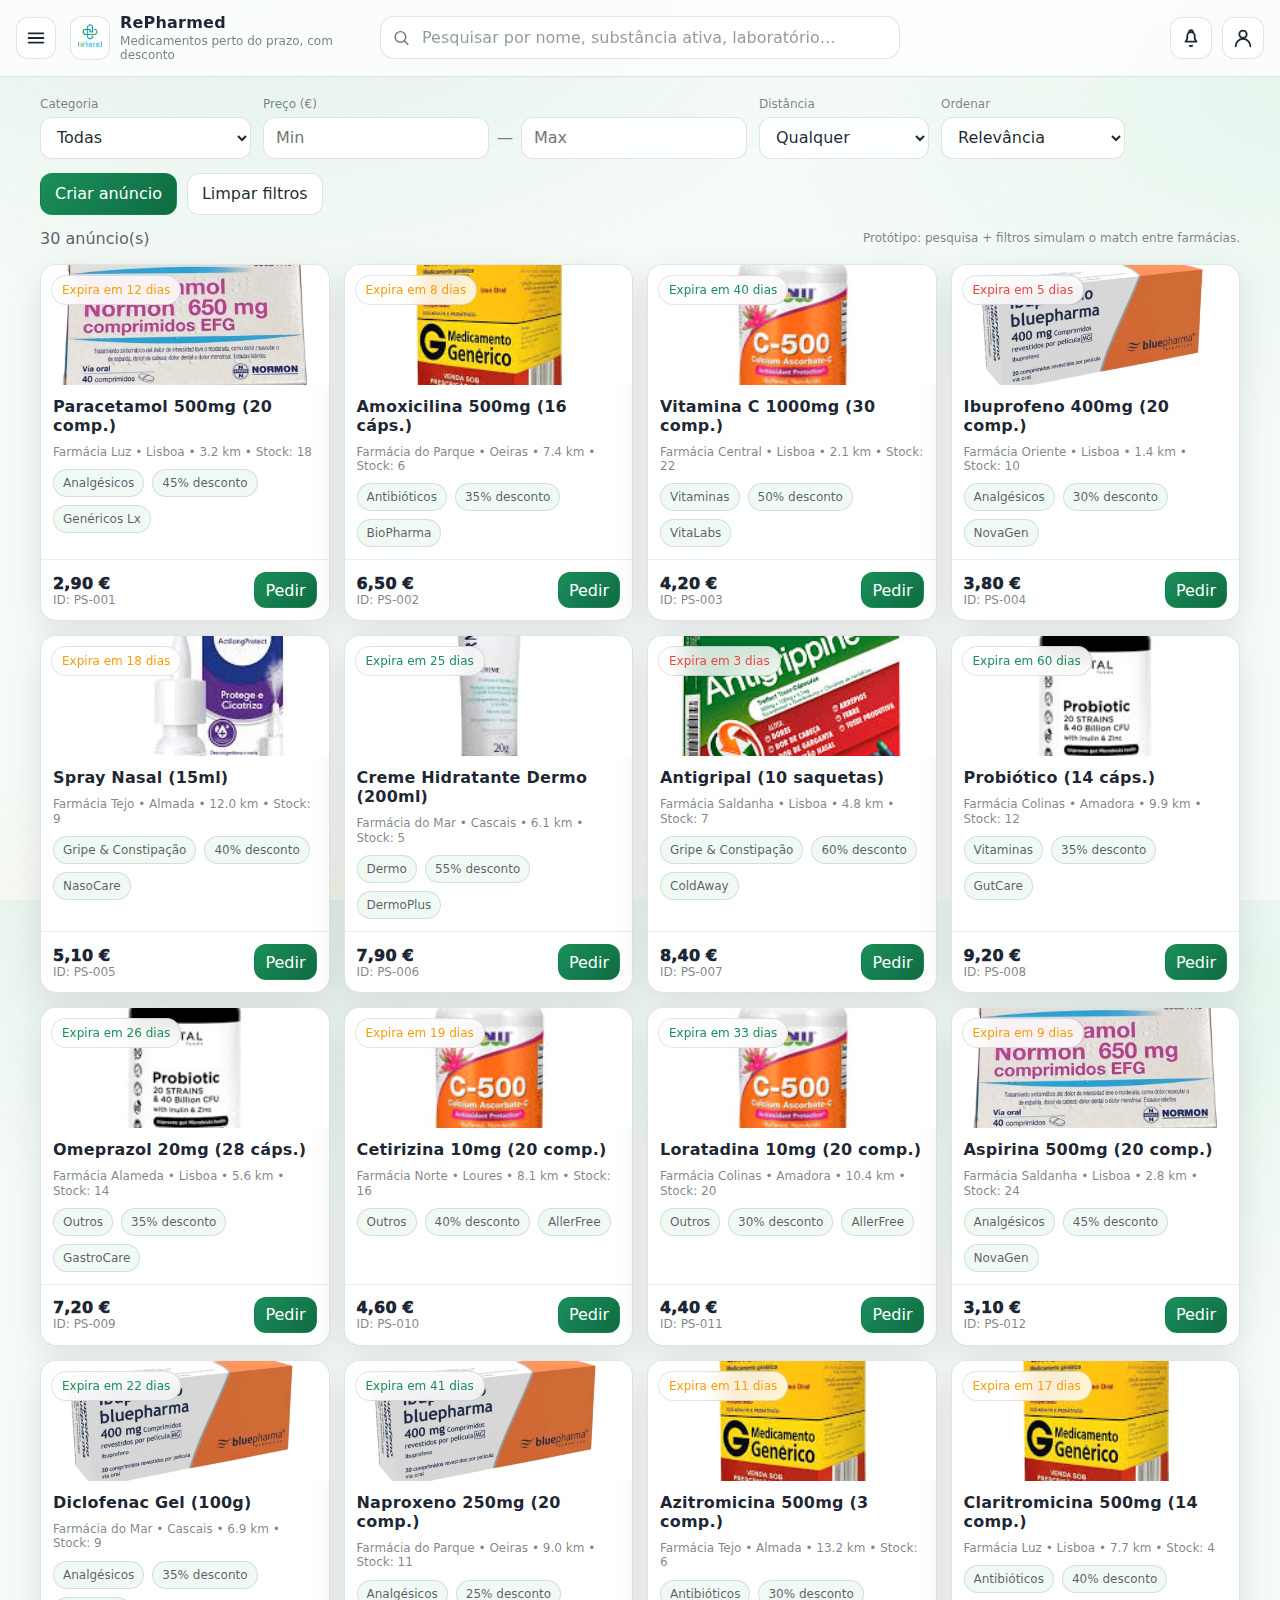
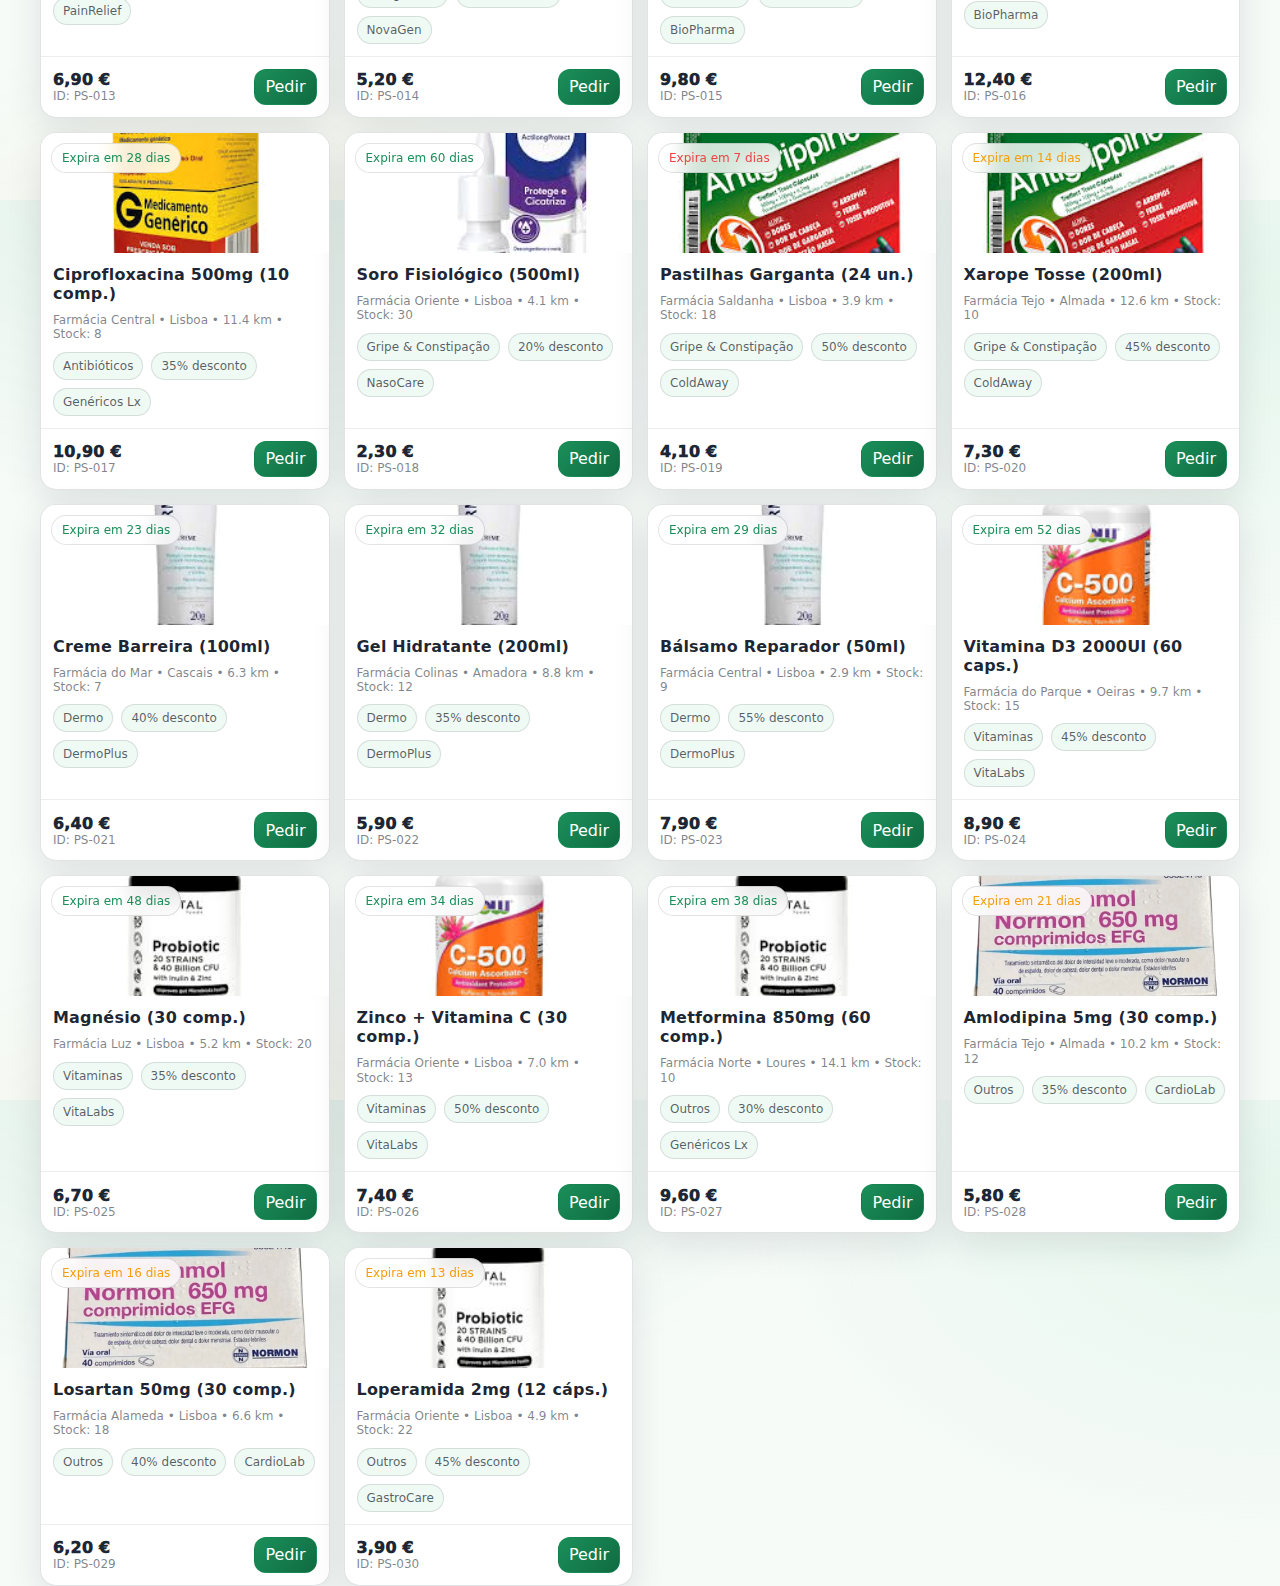
<file: index.html>
<!doctype html>
<html lang="pt-PT">
<head>
  <meta charset="utf-8" />
  <meta name="viewport" content="width=device-width, initial-scale=1" />
  <title>RePharmed — Loja</title>
   <!-- Favicon -->
  <link rel="icon" href="images/favicon.ico" type="image/x-icon">

  <link rel="stylesheet" href="styles.css" />
</head>

<body>
  <div id="backdrop" class="backdrop" hidden></div>

  <aside id="sidebar" class="sidebar" aria-hidden="true">
    <div class="sidebar__header">
      <div class="brand-mini">
        <img class="logo" src="images/logo.png" alt="RePharmed">
        <div>
          <div class="brand-mini__name">RePharmed</div>
          <div class="brand-mini__tag">B2B entre farmácias</div>
        </div>
      </div>

      <button id="closeSidebarBtn" class="icon-btn" aria-label="Fechar menu" type="button">
        <svg viewBox="0 0 24 24" width="20" height="20" aria-hidden="true">
          <path d="M18 6L6 18M6 6l12 12" fill="none" stroke="currentColor" stroke-width="2" stroke-linecap="round"/>
        </svg>
      </button>
    </div>

    <nav class="sidebar__nav">
      <a class="nav-item is-active" href="index.html" data-nav="store">
        <span class="nav-item__icon">🏪</span> Loja
      </a>
      <a class="nav-item" href="orders.html" data-nav="orders">
        <span class="nav-item__icon">🧾</span> Pedidos
      </a>
      <a class="nav-item" href="profile.html" data-nav="profile">
        <span class="nav-item__icon">👤</span> Perfil
      </a>
      <a class="nav-item" href="receipts.html" data-nav="receipts">
        <span class="nav-item__icon">📦</span> Recibos
      </a>
      <a class="nav-item" href="dm.html" data-nav="dm"><span class="nav-item__icon">💬</span> Mensagens</a>

    </nav>

    <div class="sidebar__footer">
      <div class="hint">Protótipo. Sem pagamentos reais.</div>
    </div>
  </aside>

  <header class="topbar">
    <div class="topbar__left">
      <button id="menuBtn" class="icon-btn" aria-label="Abrir menu" type="button">
        <svg viewBox="0 0 24 24" width="22" height="22" aria-hidden="true">
          <path d="M4 7h16M4 12h16M4 17h16" fill="none" stroke="currentColor" stroke-width="2" stroke-linecap="round"/>
        </svg>
      </button>

      <div class="brand">
        <img class="logo" src="images/logo.png" alt="RePharmed">
        <div class="brand__text">
          <div class="brand__name">RePharmed</div>
          <div class="brand__tag">Medicamentos perto do prazo, com desconto</div>
        </div>
      </div>
    </div>

    <div class="topbar__center">
      <div class="search">
        <svg class="search__icon" viewBox="0 0 24 24" width="18" height="18" aria-hidden="true">
          <path d="M10.5 18a7.5 7.5 0 1 1 0-15 7.5 7.5 0 0 1 0 15Z" fill="none" stroke="currentColor" stroke-width="2"/>
          <path d="M16.5 16.5 21 21" fill="none" stroke="currentColor" stroke-width="2" stroke-linecap="round"/>
        </svg>

        <input
          id="searchInput"
          class="search__input"
          type="search"
          placeholder="Pesquisar por nome, substância ativa, laboratório…"
          autocomplete="off"
        />

        <button id="clearSearchBtn" class="search__clear" type="button" aria-label="Limpar pesquisa" hidden>
          Limpar
        </button>
      </div>
    </div>

    <div class="topbar__right">
      <!-- Notificações -->
      <div class="notif">
        <button id="notifBtn" class="icon-btn" aria-label="Notificações" type="button">
          <svg viewBox="0 0 24 24" width="22" height="22" aria-hidden="true">
            <path d="M12 22a2.5 2.5 0 0 0 2.5-2.5h-5A2.5 2.5 0 0 0 12 22Z" fill="currentColor" opacity="0.9"/>
            <path d="M18 16H6c1.2-1.2 2-2.7 2-4.5V9.5A4 4 0 0 1 12 5.5a4 4 0 0 1 4 4v2c0 1.8.8 3.3 2 4.5Z"
                  fill="none" stroke="currentColor" stroke-width="2" stroke-linejoin="round"/>
            <path d="M10 5.5a2 2 0 0 1 4 0" fill="none" stroke="currentColor" stroke-width="2" stroke-linecap="round"/>
          </svg>
          <!-- a bolinha .dot é gerada pelo JS -->
        </button>

        <div id="notifMenu" class="notif-menu" hidden>
          <div class="notif-menu__head">
            <div class="notif-menu__title">Notificações</div>
            <button id="notifMarkAll" class="btn btn--ghost" type="button">Marcar como lidas</button>
          </div>

          <div id="notifEmpty" class="notif-empty" hidden>Sem notificações.</div>
          <div id="notifList" class="notif-list"></div>
        </div>
      </div>

      <!-- Perfil (apenas 1x) -->
      <a class="icon-btn" aria-label="Perfil" href="profile.html">
        <svg viewBox="0 0 24 24" width="22" height="22" aria-hidden="true">
          <path d="M12 12a4 4 0 1 0-4-4 4 4 0 0 0 4 4Z" fill="none" stroke="currentColor" stroke-width="2"/>
          <path d="M20 21a8 8 0 1 0-16 0" fill="none" stroke="currentColor" stroke-width="2" stroke-linecap="round"/>
        </svg>
      </a>
    </div>
  </header>

  <main class="container">
    <section class="controls">
      <div class="filters">
        <div class="filter">
          <label class="filter__label" for="categorySelect">Categoria</label>
          <select id="categorySelect" class="filter__control">
            <option value="all">Todas</option>
            <option value="analgesicos">Analgésicos</option>
            <option value="antibioticos">Antibióticos</option>
            <option value="dermo">Dermo</option>
            <option value="gripe">Gripe &amp; Constipação</option>
            <option value="vitaminas">Vitaminas</option>
          </select>
        </div>

        <div class="filter">
          <label class="filter__label">Preço (€)</label>
          <div class="range">
            <input id="priceMin" class="filter__control" type="number" min="0" step="0.5" placeholder="Min" />
            <span class="range__sep">—</span>
            <input id="priceMax" class="filter__control" type="number" min="0" step="0.5" placeholder="Max" />
          </div>
        </div>

        <div class="filter">
          <label class="filter__label" for="distanceSelect">Distância</label>
          <select id="distanceSelect" class="filter__control">
            <option value="9999">Qualquer</option>
            <option value="2">Até 2 km</option>
            <option value="5">Até 5 km</option>
            <option value="10">Até 10 km</option>
            <option value="25">Até 25 km</option>
          </select>
        </div>

        <div class="filter">
          <label class="filter__label" for="sortSelect">Ordenar</label>
          <select id="sortSelect" class="filter__control">
            <option value="relevance">Relevância</option>
            <option value="price_asc">Preço ↑</option>
            <option value="price_desc">Preço ↓</option>
            <option value="expiry_asc">Expira mais cedo</option>
            <option value="distance_asc">Mais perto</option>
          </select>
        </div>
      </div>

      <div class="actions">
        <button id="newListingBtn" class="btn btn--primary" type="button">Criar anúncio</button>
        <button id="resetBtn" class="btn" type="button">Limpar filtros</button>
      </div>
    </section>

    <div class="meta">
      <div id="resultCount" class="meta__count">—</div>
      <div class="meta__hint">Protótipo: pesquisa + filtros simulam o match entre farmácias.</div>
    </div>

    <section id="cards" class="cards" aria-label="Lista de anúncios"></section>

    <div id="emptyState" class="empty" hidden>
      <div class="empty__title">Sem resultados</div>
      <div class="empty__text">Ajusta os filtros ou pesquisa por outro termo.</div>
    </div>
  </main>

  <!-- Checkout Modal -->
  <div id="checkoutModal" class="backdrop" hidden>
    <div class="modal">
      <div class="modal__head">
        <div style="font-weight:900">Finalizar compra</div>
        <button id="checkoutClose" class="icon-btn" aria-label="Fechar" type="button">
          <svg viewBox="0 0 24 24" width="20" height="20" aria-hidden="true">
            <path d="M18 6L6 18M6 6l12 12" fill="none" stroke="currentColor" stroke-width="2" stroke-linecap="round"/>
          </svg>
        </button>
      </div>

      <div id="checkoutBody" class="modal__body"></div>

      <div class="modal__foot">
        <button id="checkoutCancel" class="btn" type="button">Cancelar</button>
        <button id="checkoutPay" class="btn btn--primary" type="button">Confirmar</button>
      </div>
    </div>
  </div>

    <!-- New Listing Modal -->
  <div id="newListingModal" class="backdrop" hidden>
    <div class="modal">
      <div class="modal__head">
        <div style="font-weight:900">Criar anúncio</div>
        <button id="newListingClose" class="icon-btn" aria-label="Fechar" type="button">
          <svg viewBox="0 0 24 24" width="20" height="20" aria-hidden="true">
            <path d="M18 6L6 18M6 6l12 12" fill="none" stroke="currentColor" stroke-width="2" stroke-linecap="round"/>
          </svg>
        </button>
      </div>

      <div id="newListingBody" class="modal__body"></div>

      <div class="modal__foot">
        <button id="newListingCancel" class="btn" type="button">Cancelar</button>
        <button id="newListingCreate" class="btn btn--primary" type="button">Publicar</button>
      </div>
    </div>
  </div>


  <div id="toast" class="toast" hidden></div>

  <script src="data.js"></script>
  <script src="common.js"></script>
  <script src="store.js"></script>
</body>
</html>
</file>
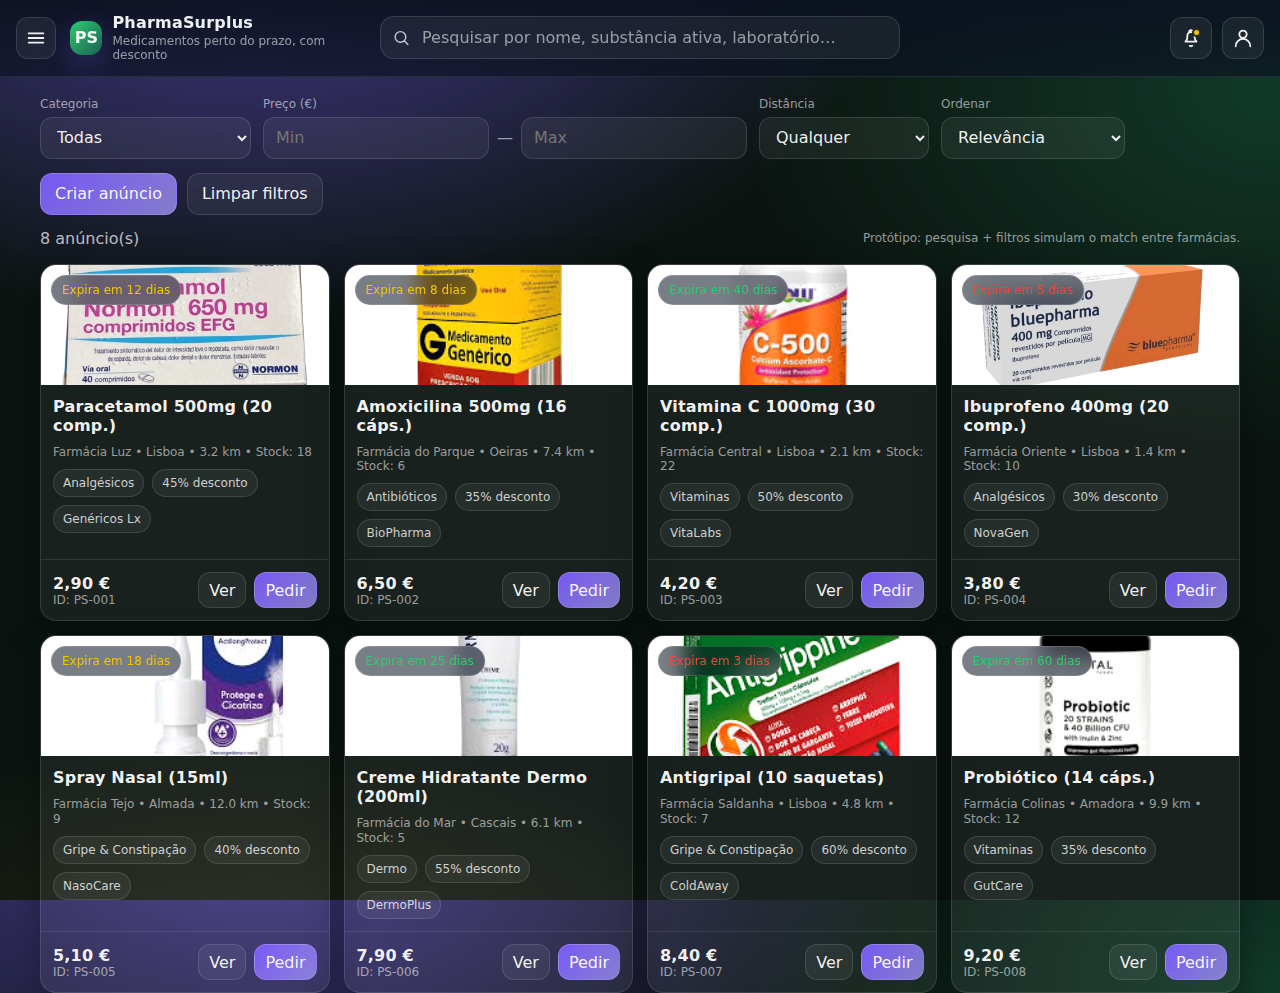
<file: RePharmed/index.html>
<!doctype html>
<html lang="pt-PT">
<head>
  <meta charset="utf-8" />
  <meta name="viewport" content="width=device-width, initial-scale=1" />
  <title>PharmaSurplus — Loja</title>
  <link rel="stylesheet" href="styles.css" />
</head>

<body>
  <div id="backdrop" class="backdrop" hidden></div>

  <aside id="sidebar" class="sidebar" aria-hidden="true">
    <div class="sidebar__header">
      <div class="brand-mini">
        <div class="logo">PS</div>
        <div>
          <div class="brand-mini__name">PharmaSurplus</div>
          <div class="brand-mini__tag">B2B entre farmácias</div>
        </div>
      </div>

      <button id="closeSidebarBtn" class="icon-btn" aria-label="Fechar menu">
        <svg viewBox="0 0 24 24" width="20" height="20" aria-hidden="true">
          <path d="M18 6L6 18M6 6l12 12" fill="none" stroke="currentColor" stroke-width="2" stroke-linecap="round"/>
        </svg>
      </button>
    </div>

    <nav class="sidebar__nav">
      <a class="nav-item is-active" href="index.html" data-nav="store">
        <span class="nav-item__icon">🏪</span> Loja
      </a>
      <a class="nav-item" href="orders.html" data-nav="orders">
        <span class="nav-item__icon">🧾</span> Pedidos
      </a>
      <a class="nav-item" href="profile.html" data-nav="profile">
        <span class="nav-item__icon">👤</span> Perfil
      </a>
      <a class="nav-item" href="receipts.html"><span class="nav-item__icon">📦</span> Recibos</a>

    </nav>

    <div class="sidebar__footer">
      <div class="hint">Protótipo. Sem pagamentos reais.</div>
    </div>
  </aside>

  <header class="topbar">
    <div class="topbar__left">
      <button id="menuBtn" class="icon-btn" aria-label="Abrir menu">
        <svg viewBox="0 0 24 24" width="22" height="22" aria-hidden="true">
          <path d="M4 7h16M4 12h16M4 17h16" fill="none" stroke="currentColor" stroke-width="2" stroke-linecap="round"/>
        </svg>
      </button>

      <div class="brand">
        <div class="logo">PS</div>
        <div class="brand__text">
          <div class="brand__name">PharmaSurplus</div>
          <div class="brand__tag">Medicamentos perto do prazo, com desconto</div>
        </div>
      </div>
    </div>

    <div class="topbar__center">
      <div class="search">
        <svg class="search__icon" viewBox="0 0 24 24" width="18" height="18" aria-hidden="true">
          <path d="M10.5 18a7.5 7.5 0 1 1 0-15 7.5 7.5 0 0 1 0 15Z" fill="none" stroke="currentColor" stroke-width="2"/>
          <path d="M16.5 16.5 21 21" fill="none" stroke="currentColor" stroke-width="2" stroke-linecap="round"/>
        </svg>
        <input id="searchInput" class="search__input" type="search"
               placeholder="Pesquisar por nome, substância ativa, laboratório…" autocomplete="off" />
        <button id="clearSearchBtn" class="search__clear" type="button" aria-label="Limpar pesquisa" hidden>
          Limpar
        </button>
      </div>
    </div>

    <div class="topbar__right">
      <button id="notifBtn" class="icon-btn" aria-label="Notificações">
        <svg viewBox="0 0 24 24" width="22" height="22" aria-hidden="true">
          <path d="M12 22a2.5 2.5 0 0 0 2.5-2.5h-5A2.5 2.5 0 0 0 12 22Z" fill="currentColor" opacity="0.9"/>
          <path d="M18 16H6c1.2-1.2 2-2.7 2-4.5V9.5A4 4 0 0 1 12 5.5a4 4 0 0 1 4 4v2c0 1.8.8 3.3 2 4.5Z"
                fill="none" stroke="currentColor" stroke-width="2" stroke-linejoin="round"/>
          <path d="M10 5.5a2 2 0 0 1 4 0" fill="none" stroke="currentColor" stroke-width="2" stroke-linecap="round"/>
        </svg>
        <span id="notifDot" class="dot" title="Tens notificações"></span>
      </button>

      <a class="icon-btn" aria-label="Perfil" href="profile.html">
        <svg viewBox="0 0 24 24" width="22" height="22" aria-hidden="true">
          <path d="M12 12a4 4 0 1 0-4-4 4 4 0 0 0 4 4Z" fill="none" stroke="currentColor" stroke-width="2"/>
          <path d="M20 21a8 8 0 1 0-16 0" fill="none" stroke="currentColor" stroke-width="2" stroke-linecap="round"/>
        </svg>
      </a>
    </div>
  </header>

  <main class="container">
    <section class="controls">
      <div class="filters">
        <div class="filter">
          <label class="filter__label" for="categorySelect">Categoria</label>
          <select id="categorySelect" class="filter__control">
            <option value="all">Todas</option>
            <option value="analgesicos">Analgésicos</option>
            <option value="antibioticos">Antibióticos</option>
            <option value="dermo">Dermo</option>
            <option value="gripe">Gripe &amp; Constipação</option>
            <option value="vitaminas">Vitaminas</option>
          </select>
        </div>

        <div class="filter">
          <label class="filter__label">Preço (€)</label>
          <div class="range">
            <input id="priceMin" class="filter__control" type="number" min="0" step="0.5" placeholder="Min" />
            <span class="range__sep">—</span>
            <input id="priceMax" class="filter__control" type="number" min="0" step="0.5" placeholder="Max" />
          </div>
        </div>

        <div class="filter">
          <label class="filter__label" for="distanceSelect">Distância</label>
          <select id="distanceSelect" class="filter__control">
            <option value="9999">Qualquer</option>
            <option value="2">Até 2 km</option>
            <option value="5">Até 5 km</option>
            <option value="10">Até 10 km</option>
            <option value="25">Até 25 km</option>
          </select>
        </div>

        <div class="filter">
          <label class="filter__label" for="sortSelect">Ordenar</label>
          <select id="sortSelect" class="filter__control">
            <option value="relevance">Relevância</option>
            <option value="price_asc">Preço ↑</option>
            <option value="price_desc">Preço ↓</option>
            <option value="expiry_asc">Expira mais cedo</option>
            <option value="distance_asc">Mais perto</option>
          </select>
        </div>
      </div>

      <div class="actions">
        <button id="newListingBtn" class="btn btn--primary" type="button">Criar anúncio</button>
        <button id="resetBtn" class="btn" type="button">Limpar filtros</button>
      </div>
    </section>

    <div class="meta">
      <div id="resultCount" class="meta__count">—</div>
      <div class="meta__hint">Protótipo: pesquisa + filtros simulam o match entre farmácias.</div>
    </div>

    <section id="cards" class="cards" aria-label="Lista de anúncios"></section>

    <div id="emptyState" class="empty" hidden>
      <div class="empty__title">Sem resultados</div>
      <div class="empty__text">Ajusta os filtros ou pesquisa por outro termo.</div>
    </div>
  </main>

  <div id="toast" class="toast" hidden></div>

  <script src="data.js"></script>
  <script src="common.js"></script>
  <script src="store.js"></script>
</body>
</html>
</file>
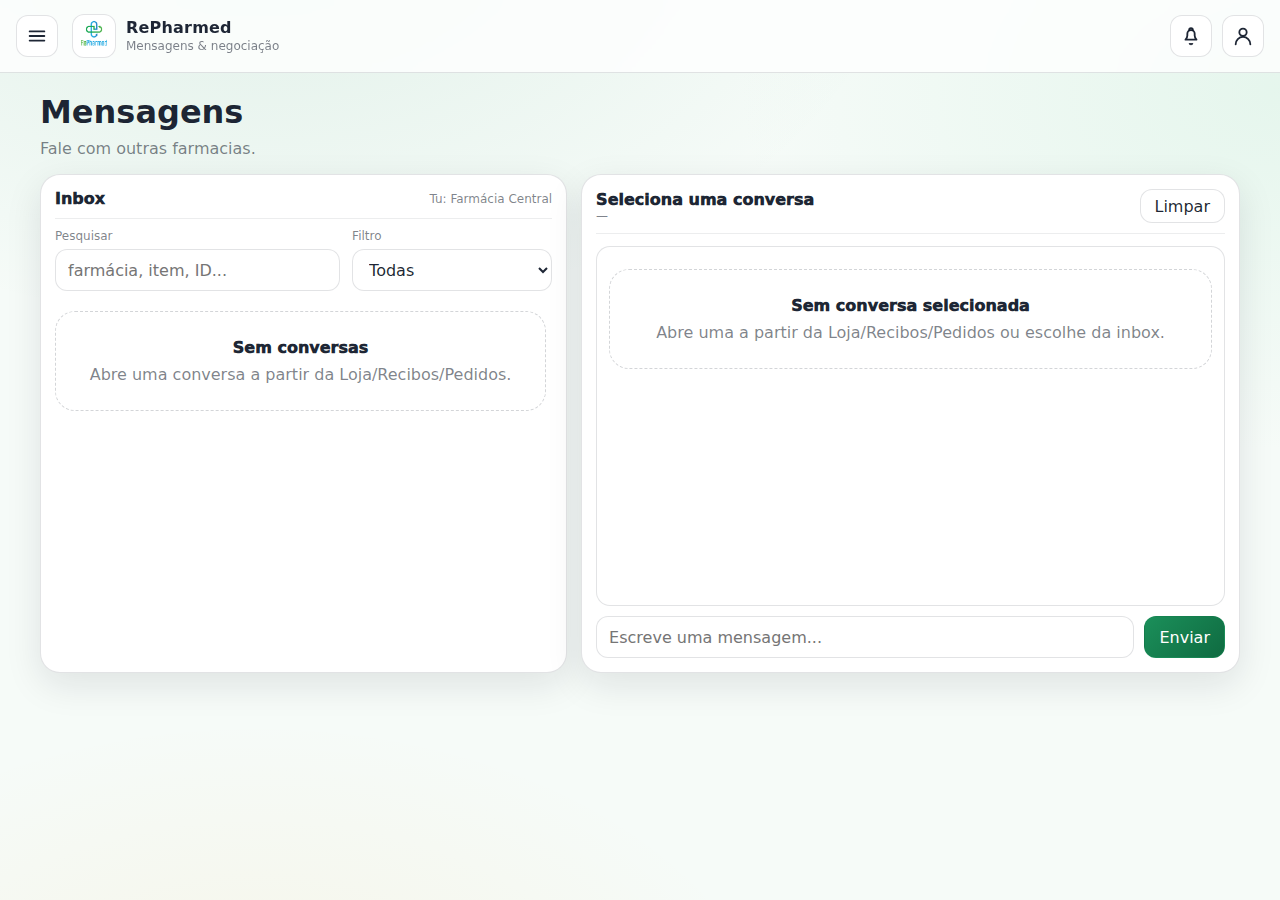
<file: dm.html>
<!doctype html>
<html lang="pt-PT">
<head>
  <meta charset="utf-8" />
  <meta name="viewport" content="width=device-width, initial-scale=1" />
  <title>RePharmed — Mensagens</title>
  <link rel="stylesheet" href="styles.css" />
</head>

<body>
  <div id="backdrop" class="backdrop" hidden></div>

  <aside id="sidebar" class="sidebar" aria-hidden="true">
    <div class="sidebar__header">
      <div class="brand-mini">
        <img class="logo" src="images/logo.png" alt="RePharmed">
        <div>
          <div class="brand-mini__name">RePharmed</div>
          <div class="brand-mini__tag">B2B entre farmácias</div>
        </div>
      </div>

      <button id="closeSidebarBtn" class="icon-btn" aria-label="Fechar menu" type="button">
        <svg viewBox="0 0 24 24" width="20" height="20" aria-hidden="true">
          <path d="M18 6L6 18M6 6l12 12" fill="none" stroke="currentColor" stroke-width="2" stroke-linecap="round"/>
        </svg>
      </button>
    </div>

    <nav class="sidebar__nav">
      <a class="nav-item" href="index.html" data-nav="store"><span class="nav-item__icon">🏪</span> Loja</a>
      <a class="nav-item" href="orders.html" data-nav="orders"><span class="nav-item__icon">🧾</span> Pedidos</a>
      <a class="nav-item" href="profile.html" data-nav="profile"><span class="nav-item__icon">👤</span> Perfil</a>
      <a class="nav-item" href="receipts.html" data-nav="receipts"><span class="nav-item__icon">📦</span> Recibos</a>
      <a class="nav-item is-active" href="dm.html" data-nav="dm"><span class="nav-item__icon">💬</span> Mensagens</a>
    </nav>

    <div class="sidebar__footer">
      <div class="hint">Protótipo. Sem mensagens reais.</div>
    </div>
  </aside>

  <header class="topbar">
    <div class="topbar__left">
      <button id="menuBtn" class="icon-btn" aria-label="Abrir menu" type="button">
        <svg viewBox="0 0 24 24" width="22" height="22" aria-hidden="true">
          <path d="M4 7h16M4 12h16M4 17h16" fill="none" stroke="currentColor" stroke-width="2" stroke-linecap="round"/>
        </svg>
      </button>

      <div class="brand">
        <img class="logo" src="images/logo.png" alt="RePharmed">
        <div class="brand__text">
          <div class="brand__name">RePharmed</div>
          <div class="brand__tag">Mensagens & negociação</div>
        </div>
      </div>
    </div>

    <div class="topbar__center"></div>

    <div class="topbar__right">
      <div class="notif">
        <button id="notifBtn" class="icon-btn" aria-label="Notificações" type="button">
          <svg viewBox="0 0 24 24" width="22" height="22" aria-hidden="true">
            <path d="M12 22a2.5 2.5 0 0 0 2.5-2.5h-5A2.5 2.5 0 0 0 12 22Z" fill="currentColor" opacity="0.9"/>
            <path d="M18 16H6c1.2-1.2 2-2.7 2-4.5V9.5A4 4 0 0 1 12 5.5a4 4 0 0 1 4 4v2c0 1.8.8 3.3 2 4.5Z"
                  fill="none" stroke="currentColor" stroke-width="2" stroke-linejoin="round"/>
            <path d="M10 5.5a2 2 0 0 1 4 0" fill="none" stroke="currentColor" stroke-width="2" stroke-linecap="round"/>
          </svg>
        </button>
        <!-- common.js injeta o menu se faltar -->
      </div>

      <a class="icon-btn" aria-label="Perfil" href="profile.html">
        <svg viewBox="0 0 24 24" width="22" height="22" aria-hidden="true">
          <path d="M12 12a4 4 0 1 0-4-4 4 4 0 0 0 4 4Z" fill="none" stroke="currentColor" stroke-width="2"/>
          <path d="M20 21a8 8 0 1 0-16 0" fill="none" stroke="currentColor" stroke-width="2" stroke-linecap="round"/>
        </svg>
      </a>
    </div>
  </header>

  <main class="container">
    <div class="page-header">
      <h1>Mensagens</h1>
      <p>Fale com outras farmacias.</p>
    </div>

    <section class="dm-layout">
      <!-- Inbox -->
      <div class="panel dm-left">
        <div class="panel__row">
          <div class="panel__title">Inbox</div>
          <div class="small" id="dmMeTag"></div>
        </div>

        <div class="filters" style="margin-top:10px;">
          <div class="filter" style="flex:1; min-width:220px;">
            <label class="filter__label" for="dmSearch">Pesquisar</label>
            <input id="dmSearch" class="filter__control" type="search" placeholder="farmácia, item, ID..." />
          </div>

          <div class="filter" style="min-width:200px;">
            <label class="filter__label" for="dmFilter">Filtro</label>
            <select id="dmFilter" class="filter__control">
              <option value="all">Todas</option>
              <option value="listing">Anúncios</option>
              <option value="request">Pedidos</option>
              <option value="receipt">Recibos</option>
            </select>
          </div>
        </div>

        <div id="dmThreadList" class="list list--scroll"></div>
      </div>

      <!-- Thread -->
      <div class="panel dm-right">
        <div class="panel__row">
          <div>
            <div class="panel__title" id="dmTitle">Seleciona uma conversa</div>
            <div class="small" id="dmSub">—</div>
          </div>

          <div style="display:flex; gap:10px; align-items:center;">
            <a id="dmContextLink" class="btn" href="#" style="height:34px; display:none;">Ver contexto</a>
            <button id="dmClearBtn" class="btn" type="button" style="height:34px;">Limpar</button>
          </div>
        </div>

        <div id="dmContextCard" class="dm-context" hidden></div>

        <div id="dmMessages" class="dm-messages">
          <div class="empty" style="margin-top:10px">
            <div class="empty__title">Sem conversa selecionada</div>
            <div class="empty__text">Abre uma a partir da Loja/Recibos/Pedidos ou escolhe da inbox.</div>
          </div>
        </div>

        <div class="dm-composer">
          <input id="dmInput" class="filter__control" type="text" placeholder="Escreve uma mensagem..." />
          <button id="dmSendBtn" class="btn btn--primary" type="button">Enviar</button>
        </div>
      </div>
    </section>
  </main>

  <div id="toast" class="toast" hidden></div>

  <script src="data.js"></script>
  <script src="common.js"></script>
  <script src="dm.js"></script>
</body>
</html>
</file>
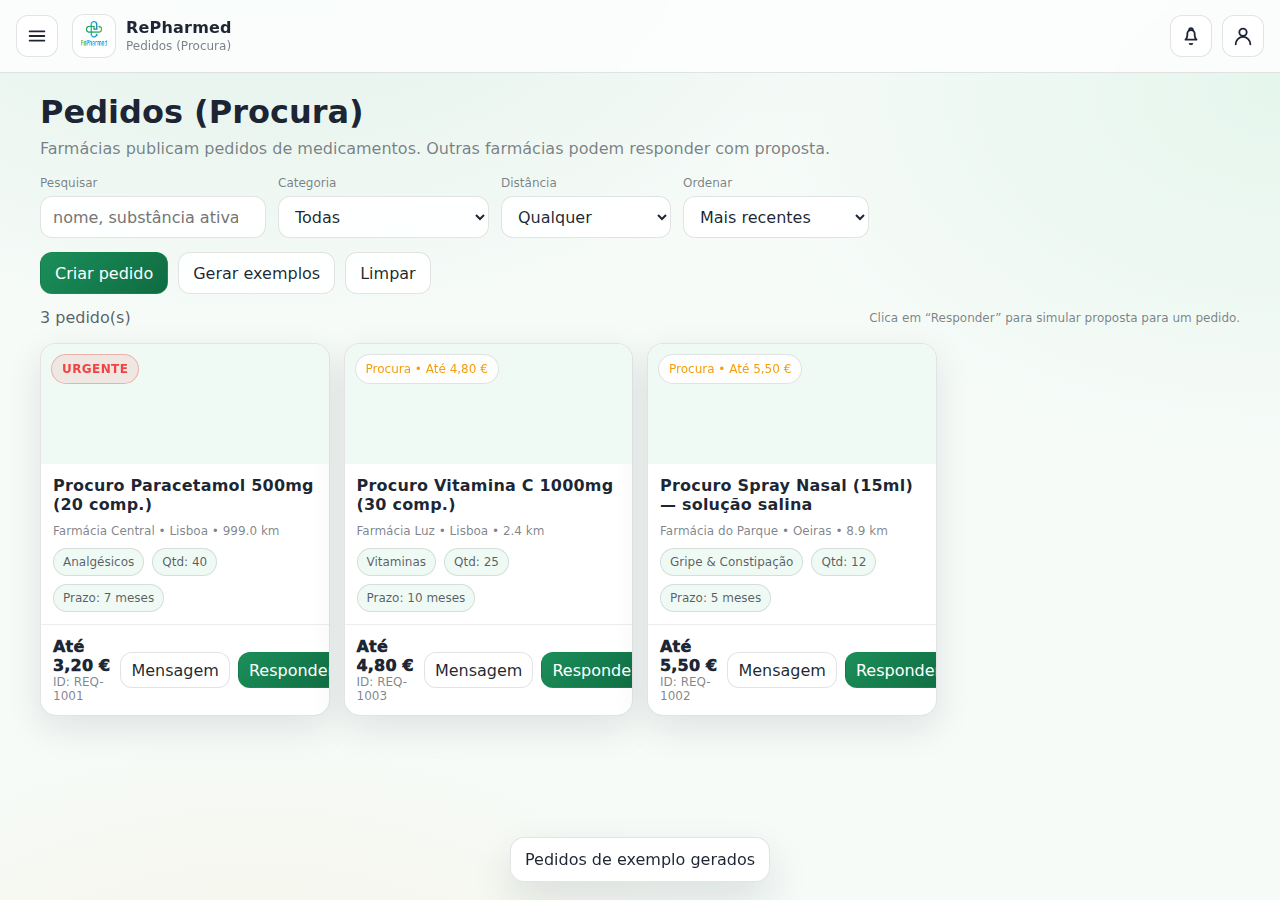
<file: orders.html>
<!doctype html>
<html lang="pt-PT">
<head>
  <meta charset="utf-8" />
  <meta name="viewport" content="width=device-width, initial-scale=1" />
  <title>RePharmed — Pedidos</title>
  <link rel="stylesheet" href="styles.css" />
</head>

<body>
  <div id="backdrop" class="backdrop" hidden></div>

  <aside id="sidebar" class="sidebar" aria-hidden="true">
    <div class="sidebar__header">
      <div class="brand-mini">
        <img class="logo" src="images/logo.png" alt="RePharmed">
        <div>
          <div class="brand-mini__name">RePharmed</div>
          <div class="brand-mini__tag">B2B entre farmácias</div>
        </div>
      </div>

      <button id="closeSidebarBtn" class="icon-btn" aria-label="Fechar menu">
        <svg viewBox="0 0 24 24" width="20" height="20" aria-hidden="true">
          <path d="M18 6L6 18M6 6l12 12" fill="none" stroke="currentColor" stroke-width="2" stroke-linecap="round"/>
        </svg>
      </button>
    </div>

    <nav class="sidebar__nav">
      <a class="nav-item" href="index.html" data-nav="store"><span class="nav-item__icon">🏪</span> Loja</a>
      <a class="nav-item is-active" href="orders.html" data-nav="orders"><span class="nav-item__icon">🧾</span> Pedidos</a>
      <a class="nav-item" href="profile.html" data-nav="profile"><span class="nav-item__icon">👤</span> Perfil</a>
      <a class="nav-item" href="receipts.html"><span class="nav-item__icon">📦</span> Recibos</a>
      <a class="nav-item" href="dm.html" data-nav="dm"><span class="nav-item__icon">💬</span> Mensagens</a>

    </nav>

    <div class="sidebar__footer">
      <div class="hint">Protótipo. Sem pagamentos reais.</div>
    </div>
  </aside>

  <header class="topbar">
    <div class="topbar__left">
      <button id="menuBtn" class="icon-btn" aria-label="Abrir menu">
        <svg viewBox="0 0 24 24" width="22" height="22" aria-hidden="true">
          <path d="M4 7h16M4 12h16M4 17h16" fill="none" stroke="currentColor" stroke-width="2" stroke-linecap="round"/>
        </svg>
      </button>

      <div class="brand">
        <img class="logo" src="images/logo.png" alt="RePharmed">
        <div class="brand__text">
          <div class="brand__name">RePharmed</div>
          <div class="brand__tag">Pedidos (Procura)</div>
        </div>
      </div>
    </div>

    <div class="topbar__center"></div>

    <div class="topbar__right">
      <button id="notifBtn" class="icon-btn" aria-label="Notificações">
        <svg viewBox="0 0 24 24" width="22" height="22" aria-hidden="true">
          <path d="M12 22a2.5 2.5 0 0 0 2.5-2.5h-5A2.5 2.5 0 0 0 12 22Z" fill="currentColor" opacity="0.9"/>
          <path d="M18 16H6c1.2-1.2 2-2.7 2-4.5V9.5A4 4 0 0 1 12 5.5a4 4 0 0 1 4 4v2c0 1.8.8 3.3 2 4.5Z"
                fill="none" stroke="currentColor" stroke-width="2" stroke-linejoin="round"/>
          <path d="M10 5.5a2 2 0 0 1 4 0" fill="none" stroke="currentColor" stroke-width="2" stroke-linecap="round"/>
        </svg>
        <span id="notifDot" class="dot" title="Tens notificações"></span>
      </button>

      <a class="icon-btn" aria-label="Perfil" href="profile.html">
        <svg viewBox="0 0 24 24" width="22" height="22" aria-hidden="true">
          <path d="M12 12a4 4 0 1 0-4-4 4 4 0 0 0 4 4Z" fill="none" stroke="currentColor" stroke-width="2"/>
          <path d="M20 21a8 8 0 1 0-16 0" fill="none" stroke="currentColor" stroke-width="2" stroke-linecap="round"/>
        </svg>
      </a>
    </div>
  </header>

  <main class="container">
    <div class="page-header">
      <h1>Pedidos (Procura)</h1>
      <p>Farmácias publicam pedidos de medicamentos. Outras farmácias podem responder com proposta.</p>
    </div>

    <section class="controls">
      <div class="filters">
        <div class="filter">
          <label class="filter__label" for="reqSearch">Pesquisar</label>
          <input id="reqSearch" class="filter__control" type="search"
                 placeholder="nome, substância ativa, farmácia, cidade…" />
        </div>

        <div class="filter">
          <label class="filter__label" for="reqCategory">Categoria</label>
          <select id="reqCategory" class="filter__control">
            <option value="all">Todas</option>
            <option value="analgesicos">Analgésicos</option>
            <option value="antibioticos">Antibióticos</option>
            <option value="dermo">Dermo</option>
            <option value="gripe">Gripe &amp; Constipação</option>
            <option value="vitaminas">Vitaminas</option>
          </select>
        </div>

        <div class="filter">
          <label class="filter__label" for="reqDistance">Distância</label>
          <select id="reqDistance" class="filter__control">
            <option value="9999">Qualquer</option>
            <option value="2">Até 2 km</option>
            <option value="5">Até 5 km</option>
            <option value="10">Até 10 km</option>
            <option value="25">Até 25 km</option>
          </select>
        </div>

        <div class="filter">
          <label class="filter__label" for="reqSort">Ordenar</label>
          <select id="reqSort" class="filter__control">
            <option value="recent">Mais recentes</option>
            <option value="distance">Mais perto</option>
            <option value="maxprice_desc">Maior preço máx.</option>
          </select>
        </div>
      </div>

      <div class="actions">
        <button id="createRequestBtn" class="btn btn--primary" type="button">Criar pedido</button>
        <button id="seedRequestsBtn" class="btn" type="button">Gerar exemplos</button>
        <button id="resetReqBtn" class="btn" type="button">Limpar</button>
      </div>
    </section>

    <div class="meta">
      <div id="reqCount" class="meta__count">—</div>
      <div class="meta__hint">Clica em “Responder” para simular proposta para um pedido.</div>
    </div>

    <section id="reqCards" class="cards" aria-label="Lista de pedidos"></section>

    <div id="reqEmpty" class="empty" hidden>
      <div class="empty__title">Sem pedidos</div>
      <div class="empty__text">Gera exemplos ou cria um pedido novo.</div>
    </div>
  </main>

  <!-- Modal simples (Criar/Responder) -->
  <div id="modal" class="backdrop" hidden>
    <div class="modal">
      <div class="modal__head">
        <div id="modalTitle" style="font-weight:900">—</div>
        <button id="modalClose" class="icon-btn" aria-label="Fechar">
          <svg viewBox="0 0 24 24" width="20" height="20" aria-hidden="true">
            <path d="M18 6L6 18M6 6l12 12" fill="none" stroke="currentColor" stroke-width="2" stroke-linecap="round"/>
          </svg>
        </button>
      </div>

      <div id="modalBody" class="modal__body"></div>

      <div class="modal__foot">
        <button id="modalCancel" class="btn" type="button">Cancelar</button>
        <button id="modalOk" class="btn btn--primary" type="button">Confirmar</button>
      </div>
    </div>
  </div>

  <div id="toast" class="toast" hidden></div>

  <!-- Scripts (ordem IMPORTA) -->
  <script src="data.js"></script>
  <script src="common.js"></script>
  <script src="orders.js"></script>
</body>
</html>
</file>
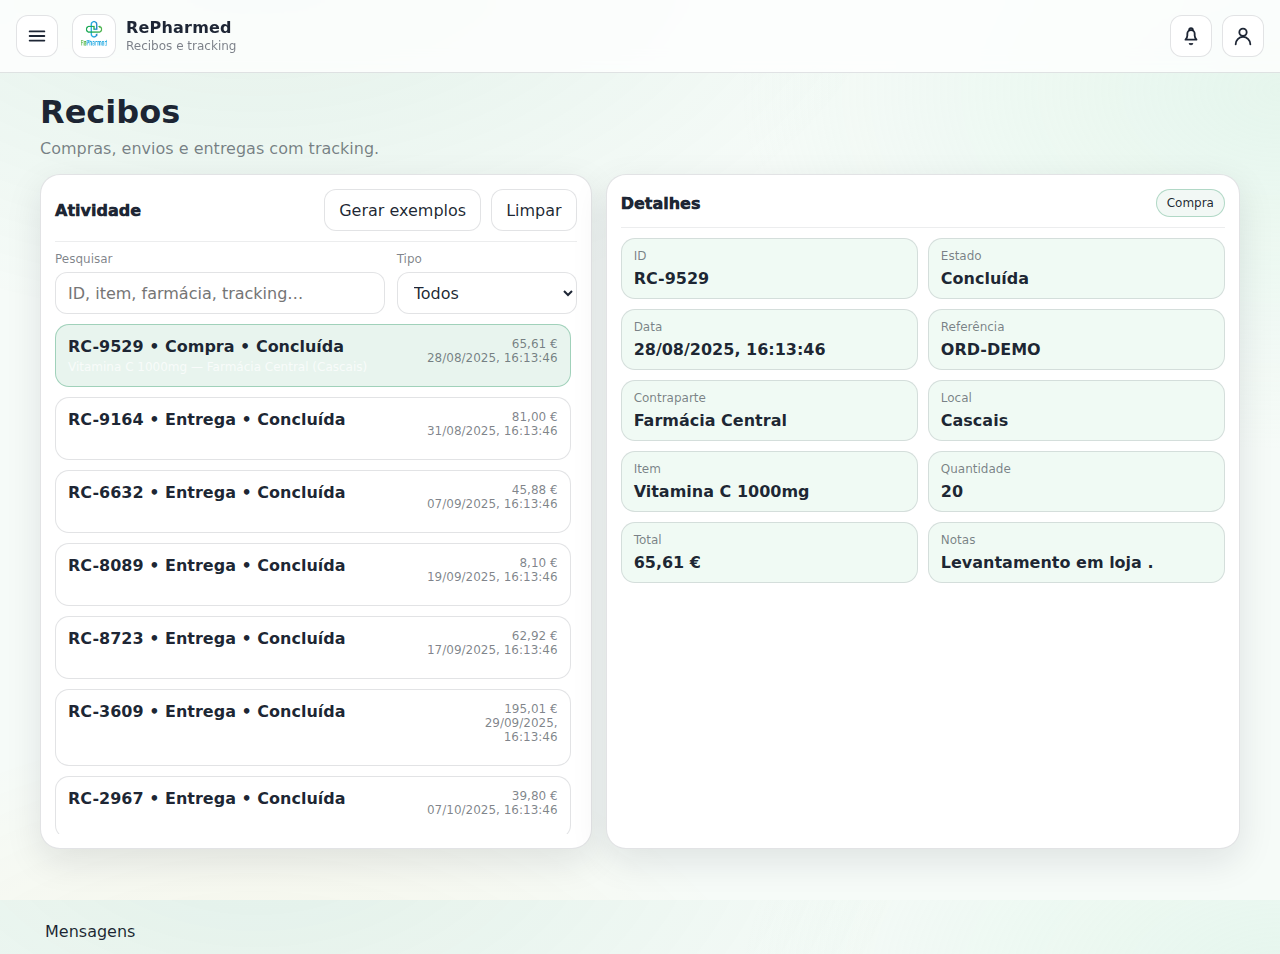
<file: receipts.html>
<!doctype html>
<html lang="pt-PT">
<head>
  <meta charset="utf-8" />
  <meta name="viewport" content="width=device-width, initial-scale=1" />
  <title>RePharmed — Recibos</title>
  <link rel="stylesheet" href="styles.css" />
</head>

<body>
  <div id="backdrop" class="backdrop" hidden></div>

  <aside id="sidebar" class="sidebar" aria-hidden="true">
    <div class="sidebar__header">
      <div class="brand-mini">
        <img class="logo" src="images/logo.png" alt="RePharmed">
        <div>
          <div class="brand-mini__name">RePharmed</div>
          <div class="brand-mini__tag">B2B entre farmácias</div>
        </div>
      </div>

      <button id="closeSidebarBtn" class="icon-btn" aria-label="Fechar menu">
        <svg viewBox="0 0 24 24" width="20" height="20" aria-hidden="true">
          <path d="M18 6L6 18M6 6l12 12" fill="none" stroke="currentColor" stroke-width="2" stroke-linecap="round"/>
        </svg>
      </button>
    </div>

    <nav class="sidebar__nav">
      <a class="nav-item" href="index.html" data-nav="store"><span class="nav-item__icon">🏪</span> Loja</a>
      <a class="nav-item" href="orders.html" data-nav="orders"><span class="nav-item__icon">🧾</span> Pedidos</a>
      <a class="nav-item is-active" href="profile.html" data-nav="profile"><span class="nav-item__icon">👤</span> Perfil</a>
      <a class="nav-item" href="receipts.html"><span class="nav-item__icon">📦</span> Recibos</a>
      <a class="nav-item" href="dm.html" data-nav="dm"><span class="nav-item__icon">💬</span> Mensagens</a>

    </nav>

    <div class="sidebar__footer">
      <div class="hint">Protótipo. Sem pagamentos reais.</div>
    </div>
  </aside>

  <header class="topbar">
    <div class="topbar__left">
      <button id="menuBtn" class="icon-btn" aria-label="Abrir menu">
        <svg viewBox="0 0 24 24" width="22" height="22" aria-hidden="true">
          <path d="M4 7h16M4 12h16M4 17h16" fill="none" stroke="currentColor" stroke-width="2" stroke-linecap="round"/>
        </svg>
      </button>

      <div class="brand">
        <img class="logo" src="images/logo.png" alt="RePharmed">
        <div class="brand__text">
          <div class="brand__name">RePharmed</div>
          <div class="brand__tag">Recibos e tracking</div>
        </div>
      </div>
    </div>

    <div class="topbar__center"></div>

    <div class="topbar__right">
      <button id="notifBtn" class="icon-btn" aria-label="Notificações">
        <svg viewBox="0 0 24 24" width="22" height="22" aria-hidden="true">
          <path d="M12 22a2.5 2.5 0 0 0 2.5-2.5h-5A2.5 2.5 0 0 0 12 22Z" fill="currentColor" opacity="0.9"/>
          <path d="M18 16H6c1.2-1.2 2-2.7 2-4.5V9.5A4 4 0 0 1 12 5.5a4 4 0 0 1 4 4v2c0 1.8.8 3.3 2 4.5Z"
                fill="none" stroke="currentColor" stroke-width="2" stroke-linejoin="round"/>
          <path d="M10 5.5a2 2 0 0 1 4 0" fill="none" stroke="currentColor" stroke-width="2" stroke-linecap="round"/>
        </svg>
        <span id="notifDot" class="dot" title="Tens notificações"></span>
      </button>

      <a class="icon-btn" aria-label="Perfil" href="profile.html">
        <svg viewBox="0 0 24 24" width="22" height="22" aria-hidden="true">
          <path d="M12 12a4 4 0 1 0-4-4 4 4 0 0 0 4 4Z" fill="none" stroke="currentColor" stroke-width="2"/>
          <path d="M20 21a8 8 0 1 0-16 0" fill="none" stroke="currentColor" stroke-width="2" stroke-linecap="round"/>
        </svg>
      </a>
    </div>
  </header>

  <main class="container">
    <div class="page-header">
      <h1>Recibos</h1>
      <p>Compras, envios e entregas com tracking.</p>
    </div>

    <section class="receipt-layout">
      <div class="panel receipt-list">
        <div class="panel__row">
          <div class="panel__title">Atividade</div>
          <div style="display:flex; gap:10px;">
            <button id="seedReceiptsBtn" class="btn" type="button">Gerar exemplos</button>
            <button id="clearReceiptsBtn" class="btn" type="button">Limpar</button>
          </div>
        </div>

        <div class="filters" style="margin-top:10px;">
          <div class="filter" style="flex:1;">
            <label class="filter__label" for="rcSearch">Pesquisar</label>
            <input id="rcSearch" class="filter__control" type="search" placeholder="ID, item, farmácia, tracking…" />
          </div>

          <div class="filter" style="min-width:180px;">
            <label class="filter__label" for="rcType">Tipo</label>
            <select id="rcType" class="filter__control">
              <option value="all">Todos</option>
              <option value="purchase">Compras</option>
              <option value="shipment">Envios</option>
              <option value="delivery">Entregas</option>
            </select>
          </div>
        </div>

        <div id="rcList" class="list list--scroll"></div>
      </div>

      <div class="panel receipt-detail">
        <div class="panel__row">
          <div class="panel__title">Detalhes</div>
          <div id="rcDetailTag" class="small"></div>
        </div>

        <div id="rcDetail" class="detail-body">
          <div class="empty" style="margin-top:10px">
            <div class="empty__title">Seleciona um recibo</div>
            <div class="empty__text">Clica num item da lista para ver detalhes e tracking.</div>
          </div>
        </div>
      </div>
    </section>
  </main>

  <div id="toast" class="toast" hidden></div>

  <script src="data.js"></script>
  <script src="common.js"></script>
  <script src="receipts.js"></script>
  <a class="nav-item" href="dm.html" data-nav="dm"><span class="nav-item__icon"></span> Mensagens</a>

</body>
</html>
</file>
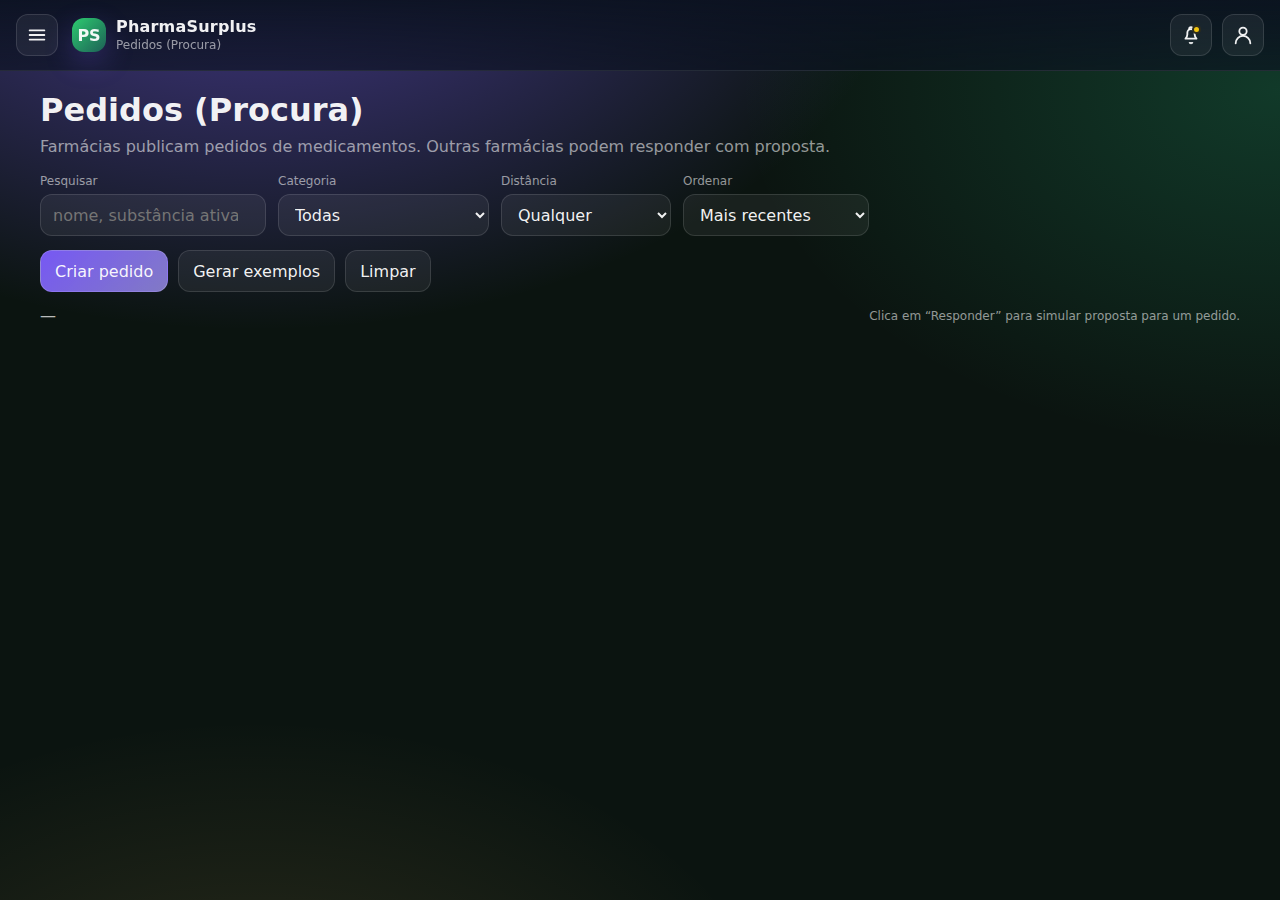
<file: RePharmed/orders.html>
<!doctype html>
<html lang="pt-PT">
<head>
  <meta charset="utf-8" />
  <meta name="viewport" content="width=device-width, initial-scale=1" />
  <title>PharmaSurplus — Pedidos</title>
  <link rel="stylesheet" href="styles.css" />
</head>

<body>
  <div id="backdrop" class="backdrop" hidden></div>

  <aside id="sidebar" class="sidebar" aria-hidden="true">
    <div class="sidebar__header">
      <div class="brand-mini">
        <div class="logo">PS</div>
        <div>
          <div class="brand-mini__name">PharmaSurplus</div>
          <div class="brand-mini__tag">B2B entre farmácias</div>
        </div>
      </div>

      <button id="closeSidebarBtn" class="icon-btn" aria-label="Fechar menu">
        <svg viewBox="0 0 24 24" width="20" height="20" aria-hidden="true">
          <path d="M18 6L6 18M6 6l12 12" fill="none" stroke="currentColor" stroke-width="2" stroke-linecap="round"/>
        </svg>
      </button>
    </div>

    <nav class="sidebar__nav">
      <a class="nav-item" href="index.html" data-nav="store"><span class="nav-item__icon">🏪</span> Loja</a>
      <a class="nav-item is-active" href="orders.html" data-nav="orders"><span class="nav-item__icon">🧾</span> Pedidos</a>
      <a class="nav-item" href="profile.html" data-nav="profile"><span class="nav-item__icon">👤</span> Perfil</a>
      <a class="nav-item" href="receipts.html"><span class="nav-item__icon">📦</span> Recibos</a>

    </nav>

    <div class="sidebar__footer">
      <div class="hint">Protótipo. Sem pagamentos reais.</div>
    </div>
  </aside>

  <header class="topbar">
    <div class="topbar__left">
      <button id="menuBtn" class="icon-btn" aria-label="Abrir menu">
        <svg viewBox="0 0 24 24" width="22" height="22" aria-hidden="true">
          <path d="M4 7h16M4 12h16M4 17h16" fill="none" stroke="currentColor" stroke-width="2" stroke-linecap="round"/>
        </svg>
      </button>

      <div class="brand">
        <div class="logo">PS</div>
        <div class="brand__text">
          <div class="brand__name">PharmaSurplus</div>
          <div class="brand__tag">Pedidos (Procura)</div>
        </div>
      </div>
    </div>

    <div class="topbar__center"></div>

    <div class="topbar__right">
      <button id="notifBtn" class="icon-btn" aria-label="Notificações">
        <svg viewBox="0 0 24 24" width="22" height="22" aria-hidden="true">
          <path d="M12 22a2.5 2.5 0 0 0 2.5-2.5h-5A2.5 2.5 0 0 0 12 22Z" fill="currentColor" opacity="0.9"/>
          <path d="M18 16H6c1.2-1.2 2-2.7 2-4.5V9.5A4 4 0 0 1 12 5.5a4 4 0 0 1 4 4v2c0 1.8.8 3.3 2 4.5Z"
                fill="none" stroke="currentColor" stroke-width="2" stroke-linejoin="round"/>
          <path d="M10 5.5a2 2 0 0 1 4 0" fill="none" stroke="currentColor" stroke-width="2" stroke-linecap="round"/>
        </svg>
        <span id="notifDot" class="dot" title="Tens notificações"></span>
      </button>

      <a class="icon-btn" aria-label="Perfil" href="profile.html">
        <svg viewBox="0 0 24 24" width="22" height="22" aria-hidden="true">
          <path d="M12 12a4 4 0 1 0-4-4 4 4 0 0 0 4 4Z" fill="none" stroke="currentColor" stroke-width="2"/>
          <path d="M20 21a8 8 0 1 0-16 0" fill="none" stroke="currentColor" stroke-width="2" stroke-linecap="round"/>
        </svg>
      </a>
    </div>
  </header>

  <main class="container">
    <div class="page-header">
      <h1>Pedidos (Procura)</h1>
      <p>Farmácias publicam pedidos de medicamentos. Outras farmácias podem responder com proposta.</p>
    </div>

    <section class="controls">
      <div class="filters">
        <div class="filter">
          <label class="filter__label" for="reqSearch">Pesquisar</label>
          <input id="reqSearch" class="filter__control" type="search"
                 placeholder="nome, substância ativa, farmácia, cidade…" />
        </div>

        <div class="filter">
          <label class="filter__label" for="reqCategory">Categoria</label>
          <select id="reqCategory" class="filter__control">
            <option value="all">Todas</option>
            <option value="analgesicos">Analgésicos</option>
            <option value="antibioticos">Antibióticos</option>
            <option value="dermo">Dermo</option>
            <option value="gripe">Gripe &amp; Constipação</option>
            <option value="vitaminas">Vitaminas</option>
          </select>
        </div>

        <div class="filter">
          <label class="filter__label" for="reqDistance">Distância</label>
          <select id="reqDistance" class="filter__control">
            <option value="9999">Qualquer</option>
            <option value="2">Até 2 km</option>
            <option value="5">Até 5 km</option>
            <option value="10">Até 10 km</option>
            <option value="25">Até 25 km</option>
          </select>
        </div>

        <div class="filter">
          <label class="filter__label" for="reqSort">Ordenar</label>
          <select id="reqSort" class="filter__control">
            <option value="recent">Mais recentes</option>
            <option value="distance">Mais perto</option>
            <option value="maxprice_desc">Maior preço máx.</option>
          </select>
        </div>
      </div>

      <div class="actions">
        <button id="createRequestBtn" class="btn btn--primary" type="button">Criar pedido</button>
        <button id="seedRequestsBtn" class="btn" type="button">Gerar exemplos</button>
        <button id="resetReqBtn" class="btn" type="button">Limpar</button>
      </div>
    </section>

    <div class="meta">
      <div id="reqCount" class="meta__count">—</div>
      <div class="meta__hint">Clica em “Responder” para simular proposta para um pedido.</div>
    </div>

    <section id="reqCards" class="cards" aria-label="Lista de pedidos"></section>

    <div id="reqEmpty" class="empty" hidden>
      <div class="empty__title">Sem pedidos</div>
      <div class="empty__text">Gera exemplos ou cria um pedido novo.</div>
    </div>
  </main>

  <!-- Modal simples (Criar/Responder) -->
  <div id="modal" class="backdrop" hidden>
    <div class="modal">
      <div class="modal__head">
        <div id="modalTitle" style="font-weight:900">—</div>
        <button id="modalClose" class="icon-btn" aria-label="Fechar">
          <svg viewBox="0 0 24 24" width="20" height="20" aria-hidden="true">
            <path d="M18 6L6 18M6 6l12 12" fill="none" stroke="currentColor" stroke-width="2" stroke-linecap="round"/>
          </svg>
        </button>
      </div>

      <div id="modalBody" class="modal__body"></div>

      <div class="modal__foot">
        <button id="modalCancel" class="btn" type="button">Cancelar</button>
        <button id="modalOk" class="btn btn--primary" type="button">Confirmar</button>
      </div>
    </div>
  </div>

  <div id="toast" class="toast" hidden></div>

  <!-- Scripts (ordem IMPORTA) -->
  <script src="data.js"></script>
  <script src="common.js"></script>
  <script src="orders.js"></script>
</body>
</html>
</file>
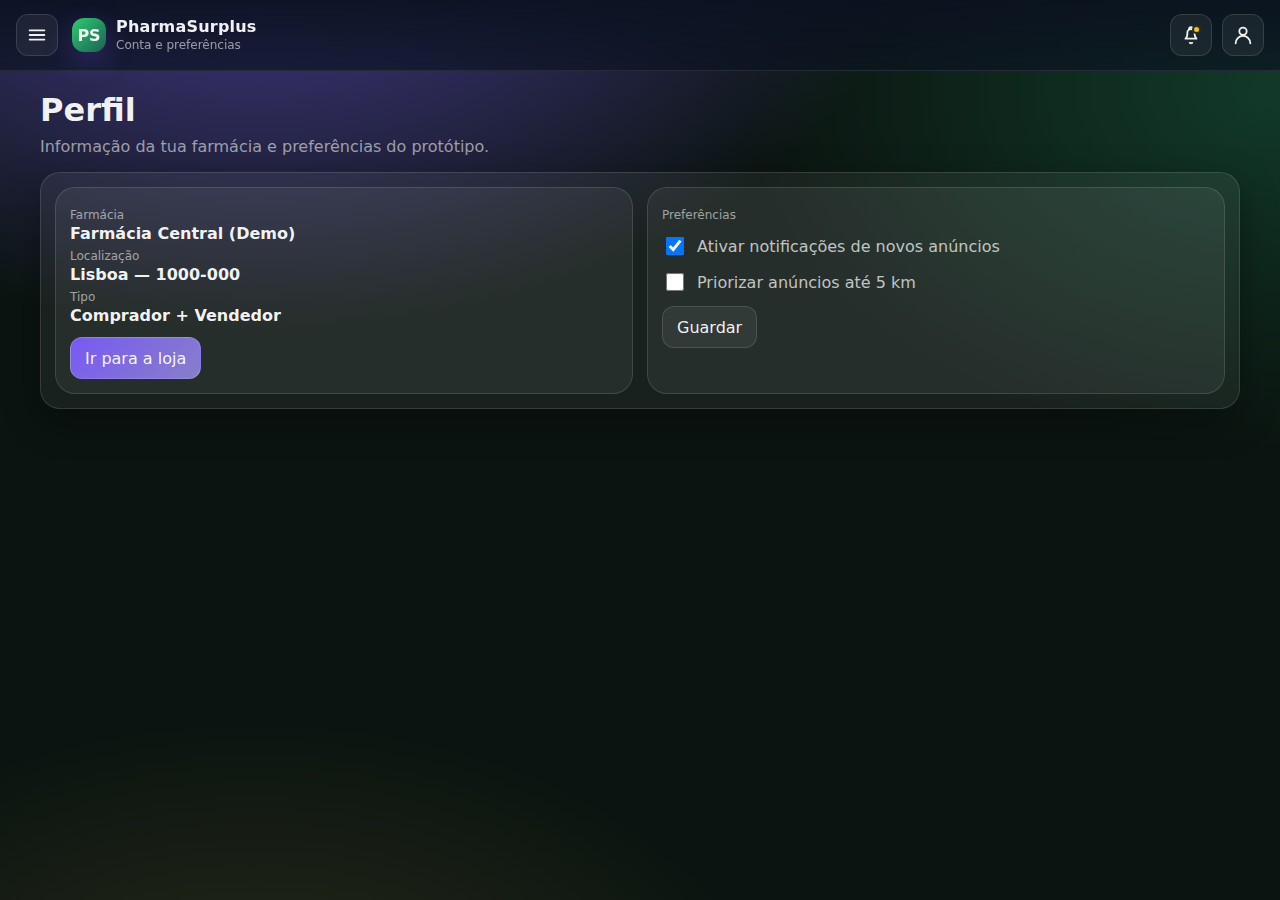
<file: RePharmed/profile.html>
<!doctype html>
<html lang="pt-PT">
<head>
  <meta charset="utf-8" />
  <meta name="viewport" content="width=device-width, initial-scale=1" />
  <title>PharmaSurplus — Perfil</title>
  <link rel="stylesheet" href="styles.css" />
</head>

<body>
  <div id="backdrop" class="backdrop" hidden></div>

  <aside id="sidebar" class="sidebar" aria-hidden="true">
    <div class="sidebar__header">
      <div class="brand-mini">
        <div class="logo">PS</div>
        <div>
          <div class="brand-mini__name">PharmaSurplus</div>
          <div class="brand-mini__tag">B2B entre farmácias</div>
        </div>
      </div>

      <button id="closeSidebarBtn" class="icon-btn" aria-label="Fechar menu">
        <svg viewBox="0 0 24 24" width="20" height="20" aria-hidden="true">
          <path d="M18 6L6 18M6 6l12 12" fill="none" stroke="currentColor" stroke-width="2" stroke-linecap="round"/>
        </svg>
      </button>
    </div>

    <nav class="sidebar__nav">
      <a class="nav-item" href="index.html" data-nav="store"><span class="nav-item__icon">🏪</span> Loja</a>
      <a class="nav-item" href="orders.html" data-nav="orders"><span class="nav-item__icon">🧾</span> Pedidos</a>
      <a class="nav-item is-active" href="profile.html" data-nav="profile"><span class="nav-item__icon">👤</span> Perfil</a>
    </nav>

    <div class="sidebar__footer">
      <div class="hint">Protótipo. Sem pagamentos reais.</div>
    </div>
  </aside>

  <header class="topbar">
    <div class="topbar__left">
      <button id="menuBtn" class="icon-btn" aria-label="Abrir menu">
        <svg viewBox="0 0 24 24" width="22" height="22" aria-hidden="true">
          <path d="M4 7h16M4 12h16M4 17h16" fill="none" stroke="currentColor" stroke-width="2" stroke-linecap="round"/>
        </svg>
      </button>

      <div class="brand">
        <div class="logo">PS</div>
        <div class="brand__text">
          <div class="brand__name">PharmaSurplus</div>
          <div class="brand__tag">Conta e preferências</div>
        </div>
      </div>
    </div>

    <div class="topbar__center"></div>

    <div class="topbar__right">
      <button id="notifBtn" class="icon-btn" aria-label="Notificações">
        <svg viewBox="0 0 24 24" width="22" height="22" aria-hidden="true">
          <path d="M12 22a2.5 2.5 0 0 0 2.5-2.5h-5A2.5 2.5 0 0 0 12 22Z" fill="currentColor" opacity="0.9"/>
          <path d="M18 16H6c1.2-1.2 2-2.7 2-4.5V9.5A4 4 0 0 1 12 5.5a4 4 0 0 1 4 4v2c0 1.8.8 3.3 2 4.5Z"
                fill="none" stroke="currentColor" stroke-width="2" stroke-linejoin="round"/>
          <path d="M10 5.5a2 2 0 0 1 4 0" fill="none" stroke="currentColor" stroke-width="2" stroke-linecap="round"/>
        </svg>
        <span id="notifDot" class="dot" title="Tens notificações"></span>
      </button>

      <a class="icon-btn" aria-label="Perfil" href="profile.html" aria-current="page">
        <svg viewBox="0 0 24 24" width="22" height="22" aria-hidden="true">
          <path d="M12 12a4 4 0 1 0-4-4 4 4 0 0 0 4 4Z" fill="none" stroke="currentColor" stroke-width="2"/>
          <path d="M20 21a8 8 0 1 0-16 0" fill="none" stroke="currentColor" stroke-width="2" stroke-linecap="round"/>
        </svg>
      </a>
    </div>
  </header>

  <main class="container">
    <div class="page-header">
      <h1>Perfil</h1>
      <p>Informação da tua farmácia e preferências do protótipo.</p>
    </div>

    <div class="panel">
      <div class="profile">
        <div class="profile__card">
          <div class="profile__label">Farmácia</div>
          <div class="profile__value">Farmácia Central (Demo)</div>

          <div class="profile__label">Localização</div>
          <div class="profile__value">Lisboa — 1000-000</div>

          <div class="profile__label">Tipo</div>
          <div class="profile__value">Comprador + Vendedor</div>

          <a href="index.html" class="btn btn--primary" style="display:inline-flex; align-items:center; justify-content:center; text-decoration:none; margin-top:12px;">
            Ir para a loja
          </a>
        </div>

        <div class="profile__card">
          <div class="profile__label">Preferências</div>

          <div class="toggle">
            <input id="prefNotif" type="checkbox" checked />
            <label for="prefNotif">Ativar notificações de novos anúncios</label>
          </div>

          <div class="toggle">
            <input id="prefNear" type="checkbox" />
            <label for="prefNear">Priorizar anúncios até 5 km</label>
          </div>

          <button id="savePrefsBtn" class="btn" type="button" style="margin-top:12px;">Guardar</button>
        </div>
      </div>
    </div>
  </main>

  <div id="toast" class="toast" hidden></div>

  <script src="data.js"></script>
  <script src="common.js"></script>
  <script src="profile.js"></script>
</body>
</html>
</file>
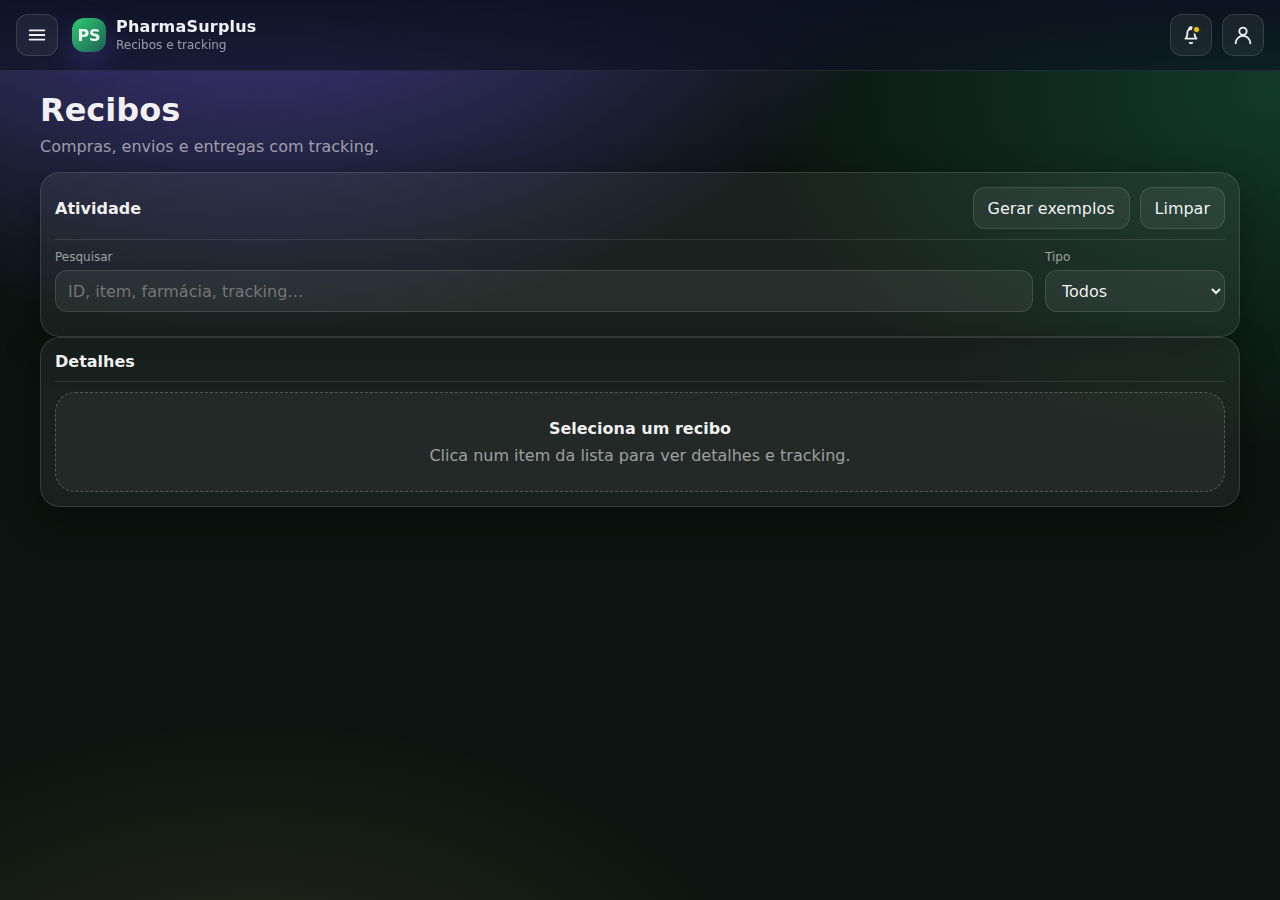
<file: RePharmed/receipts.html>
<!doctype html>
<html lang="pt-PT">
<head>
  <meta charset="utf-8" />
  <meta name="viewport" content="width=device-width, initial-scale=1" />
  <title>PharmaSurplus — Recibos</title>
  <link rel="stylesheet" href="styles.css" />
</head>

<body>
  <div id="backdrop" class="backdrop" hidden></div>

  <aside id="sidebar" class="sidebar" aria-hidden="true">
    <div class="sidebar__header">
      <div class="brand-mini">
        <div class="logo">PS</div>
        <div>
          <div class="brand-mini__name">PharmaSurplus</div>
          <div class="brand-mini__tag">B2B entre farmácias</div>
        </div>
      </div>

      <button id="closeSidebarBtn" class="icon-btn" aria-label="Fechar menu">
        <svg viewBox="0 0 24 24" width="20" height="20" aria-hidden="true">
          <path d="M18 6L6 18M6 6l12 12" fill="none" stroke="currentColor" stroke-width="2" stroke-linecap="round"/>
        </svg>
      </button>
    </div>

    <nav class="sidebar__nav">
      <a class="nav-item" href="index.html"><span class="nav-item__icon">🏪</span> Loja</a>
      <a class="nav-item" href="orders.html"><span class="nav-item__icon">🧾</span> Pedidos</a>
      <a class="nav-item is-active" href="receipts.html"><span class="nav-item__icon">📦</span> Recibos</a>
      <a class="nav-item" href="profile.html"><span class="nav-item__icon">👤</span> Perfil</a>
    </nav>

    <div class="sidebar__footer">
      <div class="hint">Protótipo. Sem pagamentos reais.</div>
    </div>
  </aside>

  <header class="topbar">
    <div class="topbar__left">
      <button id="menuBtn" class="icon-btn" aria-label="Abrir menu">
        <svg viewBox="0 0 24 24" width="22" height="22" aria-hidden="true">
          <path d="M4 7h16M4 12h16M4 17h16" fill="none" stroke="currentColor" stroke-width="2" stroke-linecap="round"/>
        </svg>
      </button>

      <div class="brand">
        <div class="logo">PS</div>
        <div class="brand__text">
          <div class="brand__name">PharmaSurplus</div>
          <div class="brand__tag">Recibos e tracking</div>
        </div>
      </div>
    </div>

    <div class="topbar__center"></div>

    <div class="topbar__right">
      <button id="notifBtn" class="icon-btn" aria-label="Notificações">
        <svg viewBox="0 0 24 24" width="22" height="22" aria-hidden="true">
          <path d="M12 22a2.5 2.5 0 0 0 2.5-2.5h-5A2.5 2.5 0 0 0 12 22Z" fill="currentColor" opacity="0.9"/>
          <path d="M18 16H6c1.2-1.2 2-2.7 2-4.5V9.5A4 4 0 0 1 12 5.5a4 4 0 0 1 4 4v2c0 1.8.8 3.3 2 4.5Z"
                fill="none" stroke="currentColor" stroke-width="2" stroke-linejoin="round"/>
          <path d="M10 5.5a2 2 0 0 1 4 0" fill="none" stroke="currentColor" stroke-width="2" stroke-linecap="round"/>
        </svg>
        <span id="notifDot" class="dot" title="Tens notificações"></span>
      </button>

      <a class="icon-btn" aria-label="Perfil" href="profile.html">
        <svg viewBox="0 0 24 24" width="22" height="22" aria-hidden="true">
          <path d="M12 12a4 4 0 1 0-4-4 4 4 0 0 0 4 4Z" fill="none" stroke="currentColor" stroke-width="2"/>
          <path d="M20 21a8 8 0 1 0-16 0" fill="none" stroke="currentColor" stroke-width="2" stroke-linecap="round"/>
        </svg>
      </a>
    </div>
  </header>

  <main class="container">
    <div class="page-header">
      <h1>Recibos</h1>
      <p>Compras, envios e entregas com tracking.</p>
    </div>

    <section class="receipt-layout">
      <div class="panel receipt-list">
        <div class="panel__row">
          <div class="panel__title">Atividade</div>
          <div style="display:flex; gap:10px;">
            <button id="seedReceiptsBtn" class="btn" type="button">Gerar exemplos</button>
            <button id="clearReceiptsBtn" class="btn" type="button">Limpar</button>
          </div>
        </div>

        <div class="filters" style="margin-top:10px;">
          <div class="filter" style="flex:1;">
            <label class="filter__label" for="rcSearch">Pesquisar</label>
            <input id="rcSearch" class="filter__control" type="search" placeholder="ID, item, farmácia, tracking…" />
          </div>

          <div class="filter" style="min-width:180px;">
            <label class="filter__label" for="rcType">Tipo</label>
            <select id="rcType" class="filter__control">
              <option value="all">Todos</option>
              <option value="purchase">Compras</option>
              <option value="shipment">Envios</option>
              <option value="delivery">Entregas</option>
            </select>
          </div>
        </div>

        <div id="rcList" class="list list--scroll"></div>
      </div>

      <div class="panel receipt-detail">
        <div class="panel__row">
          <div class="panel__title">Detalhes</div>
          <div id="rcDetailTag" class="small"></div>
        </div>

        <div id="rcDetail" class="detail-body">
          <div class="empty" style="margin-top:10px">
            <div class="empty__title">Seleciona um recibo</div>
            <div class="empty__text">Clica num item da lista para ver detalhes e tracking.</div>
          </div>
        </div>
      </div>
    </section>
  </main>

  <div id="toast" class="toast" hidden></div>

  <script src="data.js"></script>
  <script src="common.js"></script>
  <script src="receipts.js"></script>
</body>
</html>
</file>
<file: styles.css>
/* =========================================================
   PharmaSurplus — styles.css (CLEAN) — Light Pharmacy Theme
   Branco + Verde • sem duplicados • inclui: store, orders,
   receipts, profile dashboard, modal scroll, notifications
   ========================================================= */

/* -------------------------
   Design tokens
------------------------- */
:root{
  /* Base (LIGHT) */
  --bg: #f6fbf8;
  --surface: #ffffff;
  --surface2: #f0faf4;
  --border: rgba(16, 24, 40, 0.12);

  --text: rgba(16, 24, 40, 0.94);
  --muted: rgba(16, 24, 40, 0.70);
  --muted2: rgba(16, 24, 40, 0.55);

  --shadow: 0 12px 36px rgba(16,24,40,0.10);
  --radius: 16px;
  --radius2: 20px;

  /* 🌿 Brand (Farmácia) */
  --primary: #1b8f5a;
  --primary2: #bfead3;
  --primary3: #0f6b41;

  /* Estados */
  --good: #1b8f5a;
  --warn: #f59e0b;
  --bad: #ef4444;

  --max: 1200px;
  --font: ui-sans-serif, system-ui, -apple-system, Segoe UI, Roboto, Helvetica, Arial;
}

/* -------------------------
   Base / resets
------------------------- */
*{ box-sizing: border-box; }
html, body { height: 100%; }

body{
  margin: 0;
  font-family: var(--font);
  color: var(--text);
  background:
    radial-gradient(1100px 700px at 20% -10%, rgba(27,143,90,0.10), transparent 60%),
    radial-gradient(900px 600px at 100% 10%, rgba(191,234,211,0.30), transparent 60%),
    radial-gradient(900px 600px at 20% 120%, rgba(245,158,11,0.08), transparent 60%),
    var(--bg);
}

a { color: inherit; text-decoration: none; }
button, input, select, textarea { font: inherit; }
img { max-width: 100%; display: block; }

.container{
  width: min(var(--max), calc(100% - 32px));
  margin: 20px auto 60px;
}

.small{
  color: var(--muted2);
  font-size: 12px;
}

.hr{
  height: 1px;
  background: rgba(16,24,40,0.10);
  margin: 10px 0;
}

/* -------------------------
   Topbar
------------------------- */
.topbar{
  position: sticky;
  top: 0;
  z-index: 10;

  display: grid;
  grid-template-columns: 1fr minmax(260px, 520px) 1fr;
  align-items: center;
  gap: 12px;

  padding: 14px 16px;
  backdrop-filter: blur(10px);
  background: rgba(255,255,255,0.78);
  border-bottom: 1px solid var(--border);
}

.topbar__left{ display:flex; align-items:center; gap: 14px; }
.topbar__center{ display:flex; justify-content:center; }
.topbar__right{ display:flex; justify-content:flex-end; align-items:center; gap: 10px; }

/* Brand */
.brand{ display:flex; align-items:center; gap: 10px; }
.logo{
  width: 44px;
  height: 44px;

  display: block;          /* img */
  object-fit: cover;

  background: #ffffff;     /* fundo branco */
  border-radius: 12px;
  padding: 0px;

  border: 1px solid var(--border);
  box-shadow: none;
}

.brand__name{ font-weight: 900; line-height: 1.1; letter-spacing: 0.2px; }
.brand__tag{ color: var(--muted2); font-size: 12px; margin-top: 2px; }

/* Icon buttons */
.icon-btn{
  position: relative;
  border: 1px solid var(--border);
  background: rgba(255,255,255,0.85);
  color: var(--text);
  border-radius: 12px;
  width: 42px; height: 42px;
  display:flex; align-items:center; justify-content:center;
  cursor: pointer;
  transition: transform 120ms ease, background 120ms ease, border 120ms ease;
}
.icon-btn:hover{
  transform: translateY(-1px);
  background: rgba(27,143,90,0.06);
  border-color: rgba(27,143,90,0.20);
}
.icon-btn:active{ transform: translateY(0px) scale(0.98); }

/* Notification dot */
.dot{
  position: absolute;
  top: 10px; right: 10px;
  width: 9px; height: 9px;
  border-radius: 999px;
  background: var(--warn);
  border: 2px solid rgba(255,255,255,0.95);
}

/* -------------------------
   Search (Store)
------------------------- */
.search{
  width: min(520px, 100%);
  display:flex;
  align-items:center;
  gap: 10px;
  padding: 10px 12px;
  border-radius: 14px;
  border: 1px solid var(--border);
  background: rgba(255,255,255,0.80);
}
.search__icon{ color: rgba(16,24,40,0.60); }
.search__input{
  width: 100%;
  border: none;
  outline: none;
  background: transparent;
  color: var(--text);
}
.search__input::placeholder{ color: rgba(16,24,40,0.45); }
.search__clear{
  border: 1px solid var(--border);
  background: rgba(255,255,255,0.92);
  color: var(--text);
  padding: 8px 10px;
  border-radius: 12px;
  cursor: pointer;
}
.search__clear:hover{
  background: rgba(27,143,90,0.06);
  border-color: rgba(27,143,90,0.20);
}

/* -------------------------
   Controls / Filters / Buttons
------------------------- */
.controls{
  margin-top: 18px;
  display:flex;
  gap: 14px;
  align-items:flex-end;
  justify-content: space-between;
  flex-wrap: wrap;
}

.filters{
  display:flex;
  gap: 12px;
  flex-wrap: wrap;
}

.filter{
  display:flex;
  flex-direction: column;
  gap: 6px;
  min-width: 170px;
}

.filter__label{
  font-size: 12px;
  color: var(--muted2);
}

.filter__control{
  height: 42px;
  border-radius: 12px;
  border: 1px solid var(--border);
  background: rgba(255,255,255,0.92);
  color: var(--text);
  padding: 0 12px;
  outline: none;
}
.filter__control:focus{
  border-color: rgba(27,143,90,0.45);
  box-shadow: 0 0 0 4px rgba(27,143,90,0.12);
}

.range{
  display:flex;
  align-items:center;
  gap: 8px;
}
.range__sep{ color: var(--muted2); }

.actions{
  display:flex;
  gap: 10px;
  align-items:center;
}

.btn{
  height: 42px;
  padding: 0 14px;
  border-radius: 12px;
  border: 1px solid var(--border);
  background: rgba(255,255,255,0.92);
  color: var(--text);
  cursor: pointer;
  transition: transform 120ms ease, background 120ms ease, border 120ms ease;
}
.btn:hover{
  transform: translateY(-1px);
  background: rgba(27,143,90,0.06);
  border-color: rgba(27,143,90,0.20);
}
.btn:active{ transform: translateY(0px) scale(0.98); }

.btn--primary{
  background: linear-gradient(135deg, var(--primary), var(--primary3));
  border-color: rgba(27,143,90,0.35);
  color: #fff;
}
.btn--primary:hover{
  background: linear-gradient(135deg, var(--primary3), var(--primary));
}

/* Ghost (notifications mark all) */
.btn--ghost{
  height: 34px;
  padding: 0 10px;
  border-radius: 12px;
  border: 1px solid var(--border);
  background: rgba(255,255,255,0.92);
  color: var(--text);
  cursor: pointer;
}
.btn--ghost:hover{
  background: rgba(27,143,90,0.06);
  border-color: rgba(27,143,90,0.20);
}

/* -------------------------
   Meta
------------------------- */
.meta{
  margin-top: 14px;
  display:flex;
  align-items:center;
  justify-content: space-between;
  gap: 12px;
  flex-wrap: wrap;
}
.meta__count{ color: var(--muted); }
.meta__hint{ color: var(--muted2); font-size: 12px; }

/* -------------------------
   Cards (Store + Orders)
------------------------- */
.cards{
  margin-top: 16px;
  display:grid;
  grid-template-columns: repeat(4, 1fr);
  gap: 14px;
}

.card{
  border-radius: var(--radius);
  border: 1px solid var(--border);
  background: var(--surface);
  box-shadow: var(--shadow);
  overflow: hidden;
  display:flex;
  flex-direction: column;
  min-height: 240px;
  transition: transform 160ms ease, border 160ms ease, background 160ms ease;
}
.card:hover{
  transform: translateY(-2px);
  border-color: rgba(27,143,90,0.20);
  background: #fbfffd;
}

.card__media{
  height: 120px;
  position: relative;
  overflow: hidden;
  background: var(--surface2);
}

.card__img{
  width: 100%;
  height: 100%;
  object-fit: cover;
  filter: saturate(1.02) contrast(1.02);
}

.badge{
  position:absolute;
  left: 10px;
  top: 10px;
  font-size: 12px;
  padding: 7px 10px;
  border-radius: 999px;
  border: 1px solid rgba(16,24,40,0.12);
  background: rgba(255,255,255,0.82);
  backdrop-filter: blur(10px);
}
.badge--warn{ color: var(--warn); }
.badge--bad{ color: var(--bad); }
.badge--good{ color: var(--good); }

.badge--urgent{
  background: rgba(239,68,68,0.10);
  color: var(--bad);
  border: 1px solid rgba(239,68,68,0.35);
  font-weight: 900;
  letter-spacing: 0.4px;
}

.card__body{
  padding: 12px;
  display:flex;
  flex-direction: column;
  gap: 10px;
  flex: 1;
}
.card__title{ font-weight: 900; letter-spacing: 0.2px; }
.card__sub{ color: var(--muted2); font-size: 12px; line-height: 1.2; }

.pills{ display:flex; gap: 8px; flex-wrap: wrap; }
.pill{
  font-size: 12px;
  color: var(--muted);
  border: 1px solid var(--border);
  background: var(--surface2);
  padding: 6px 9px;
  border-radius: 999px;
}

.card__footer{
  padding: 12px;
  border-top: 1px solid rgba(16,24,40,0.08);
  display:flex;
  align-items:center;
  justify-content: space-between;
  gap: 10px;
}
.price{ font-weight: 950; letter-spacing: 0.2px; }

.card__cta{ display:flex; gap: 8px; }
.card__cta .btn{
  height: 36px;
  padding: 0 10px;
  border-radius: 12px;
}

/* -------------------------
   Empty state
------------------------- */
.empty{
  margin-top: 30px;
  padding: 26px;
  border-radius: var(--radius2);
  border: 1px dashed rgba(16,24,40,0.18);
  background: rgba(255,255,255,0.70);
  text-align: center;
}
.empty__title{ font-weight: 950; }
.empty__text{ color: var(--muted2); margin-top: 8px; }

/* Views helper */
.view{ display:none; }
.view.is-visible{ display:block; }

/* Page header */
.page-header h1{ margin: 18px 0 8px; }
.page-header p{ margin: 0 0 16px; color: var(--muted2); }

/* -------------------------
   Panels / Lists / Detail
------------------------- */
.panel{
  border-radius: var(--radius2);
  border: 1px solid var(--border);
  background: var(--surface);
  box-shadow: var(--shadow);
  padding: 14px;
}

.panel__row{
  display:flex;
  align-items:center;
  justify-content: space-between;
  gap: 12px;
  padding-bottom: 10px;
  border-bottom: 1px solid rgba(16,24,40,0.08);
}
.panel__title{ font-weight: 950; }

.list{ padding-top: 10px; display:flex; flex-direction: column; gap: 10px; }

.list-item{
  display:flex;
  justify-content: space-between;
  gap: 10px;
  padding: 12px;
  border-radius: 14px;
  border: 1px solid var(--border);
  background: var(--surface);
  cursor: pointer;
  transition: background 120ms ease, border 120ms ease;
}
.list-item:hover{
  background: rgba(27,143,90,0.06);
  border-color: rgba(27,143,90,0.20);
}
.list-item.is-active{
  border-color: rgba(27,143,90,0.35);
  background: rgba(27,143,90,0.10);
}
.list-item__left{ display:flex; flex-direction: column; gap: 4px; }
.list-item__right{ text-align: right; color: var(--muted2); font-size: 12px; }

.list--scroll{
  max-height: 520px;
  overflow: auto;
  padding-right: 6px;
}

/* Detail */
.detail-body{ padding-top: 10px; }

.detail-grid{
  display:grid;
  grid-template-columns: 1fr 1fr;
  gap: 10px;
}
@media (max-width: 700px){
  .detail-grid{ grid-template-columns: 1fr; }
}

.kv{
  border: 1px solid var(--border);
  border-radius: 14px;
  padding: 10px 12px;
  background: var(--surface2);
}
.kv .k{ font-size: 12px; color: var(--muted2); margin-bottom: 6px; }
.kv .v{ font-weight: 900; color: var(--text); }

/* Tags */
.tag{
  display:inline-flex;
  align-items:center;
  gap:6px;
  padding: 6px 10px;
  border-radius: 999px;
  border: 1px solid var(--border);
  background: rgba(27,143,90,0.06);
  font-size: 12px;
  color: var(--text);
}
.tag--purchase{ border-color: rgba(27,143,90,0.30); }
.tag--shipment{ border-color: rgba(245,158,11,0.35); }
.tag--delivery{ border-color: rgba(191,234,211,0.80); }

/* Tracking */
.track{
  margin-top: 12px;
  border: 1px solid var(--border);
  border-radius: 14px;
  background: var(--surface2);
  padding: 12px;
}
.track__title{ font-weight: 950; margin-bottom: 10px; }
.track__steps{
  display:grid;
  grid-template-columns: 1fr 1fr 1fr;
  gap: 8px;
}
.track__step{
  border: 1px dashed rgba(16,24,40,0.18);
  border-radius: 14px;
  padding: 10px;
  color: var(--muted);
}
.track__step .t{ font-weight: 900; margin-bottom: 6px; color: var(--text); }
.track__step .d{ font-size: 12px; color: var(--muted2); }
.track__step.is-done{
  border-style: solid;
  border-color: rgba(27,143,90,0.35);
  background: rgba(27,143,90,0.08);
}
.track__step.is-current{
  border-style: solid;
  border-color: rgba(245,158,11,0.40);
  background: rgba(245,158,11,0.10);
}

/* Pickup code */
.pickup-code{
  font-weight: 950;
  letter-spacing: 2px;
  font-size: 18px;
  padding: 10px 12px;
  border-radius: 14px;
  border: 1px solid rgba(27,143,90,0.35);
  background: rgba(27,143,90,0.10);
  display:inline-block;
}

/* -------------------------
   Profile layout
------------------------- */
.profile{
  display:flex;
  flex-direction:column;
  gap:14px;
}

.profile__card{
  padding: 14px;
  border-radius: var(--radius2);
  border: 1px solid var(--border);
  background: var(--surface);
  box-shadow: var(--shadow);
}

.profile__label{ color: var(--muted2); font-size: 12px; margin-top: 6px; }
.profile__value{ font-weight: 900; margin-top: 2px; }

/* Toggles */
.toggle{
  display:flex;
  align-items:center;
  gap: 10px;
  margin-top: 12px;
  color: var(--muted);
}
.toggle input{ width: 18px; height: 18px; }

/* KPI + Charts (Profile dashboard) */
.kpi-grid{
  display:grid;
  grid-template-columns: repeat(4, 1fr);
  gap:12px;
}
.kpi{
  border:1px solid var(--border);
  border-radius:14px;
  padding:12px;
  background: var(--surface2);
}
.kpi__label{ font-size:12px; color: var(--muted2); }
.kpi__value{ font-size:20px; font-weight:950; margin-top:6px; }

@media (max-width: 900px){
  .kpi-grid{ grid-template-columns: repeat(2,1fr); }
}
@media (max-width: 520px){
  .kpi-grid{ grid-template-columns: 1fr; }
}

/* Charts layout */
.charts--profile{
  display:flex;
  flex-direction:column;
  gap:12px;
}

.chart-card{
  border:1px solid var(--border);
  border-radius:14px;
  padding:12px;
  background: var(--surface2);
}

.chart-card--full{ width: 100%; }

.charts__row{
  display:grid;
  grid-template-columns: 1fr 1fr;
  gap:12px;
}
@media (max-width: 820px){
  .charts__row{ grid-template-columns: 1fr; }
}

/* Canvas sizing */
.chart-card canvas{
  width:100% !important;
  height:260px !important;
}

/* Doughnut: manter “quadrado” e centrado */
.chart-card--square{
  max-width: 420px;
  justify-self: center;
  margin: 0 auto;
}
.chart-card--square canvas{
  height:240px !important;
  max-height:240px;
}

/* -------------------------
   Receipts layout
------------------------- */
.receipt-layout{
  display: grid;
  grid-template-columns: 1fr 1.15fr;
  gap: 14px;
}
@media (max-width: 980px){
  .receipt-layout{ grid-template-columns: 1fr; }
}

/* -------------------------
   Sidebar + Backdrop
------------------------- */
.backdrop{
  position: fixed;
  inset: 0;
  background: rgba(0,0,0,0.45);
  z-index: 20;
}

.sidebar{
  position: fixed;
  top: 0;
  left: 0;
  height: 100%;
  width: min(320px, 86vw);
  background: rgba(255,255,255,0.92);
  backdrop-filter: blur(14px);
  border-right: 1px solid var(--border);
  z-index: 30;
  transform: translateX(-105%);
  transition: transform 180ms ease;
  display:flex;
  flex-direction: column;
}
.sidebar.is-open{ transform: translateX(0); }

.sidebar__header{
  display:flex;
  align-items:center;
  justify-content: space-between;
  padding: 14px;
  border-bottom: 1px solid rgba(16,24,40,0.08);
}
.brand-mini{ display:flex; align-items:center; gap: 10px; }
.brand-mini__name{ font-weight: 950; }
.brand-mini__tag{ color: var(--muted2); font-size: 12px; margin-top: 2px; }

.sidebar__nav{
  padding: 10px;
  display:flex;
  flex-direction: column;
  gap: 6px;
}
.nav-item{
  display:flex;
  align-items:center;
  gap: 10px;
  padding: 12px;
  border-radius: 14px;
  border: 1px solid transparent;
  background: transparent;
  color: var(--text);
  cursor: pointer;
  text-align: left;
}
.nav-item:hover{ background: rgba(27,143,90,0.06); }
.nav-item.is-active{
  background: rgba(27,143,90,0.10);
  border-color: rgba(27,143,90,0.22);
}
.nav-item__icon{ width: 22px; text-align:center; }

.sidebar__footer{
  margin-top: auto;
  padding: 14px;
  border-top: 1px solid rgba(16,24,40,0.08);
}
.hint{ color: var(--muted2); font-size: 12px; }

/* -------------------------
   Toast
------------------------- */
.toast{
  position: fixed;
  bottom: 18px;
  left: 50%;
  transform: translateX(-50%);
  z-index: 40;

  padding: 12px 14px;
  border-radius: 14px;
  border: 1px solid var(--border);
  background: rgba(255,255,255,0.92);
  backdrop-filter: blur(12px);
  box-shadow: 0 18px 42px rgba(16,24,40,0.12);
  color: var(--text);
  max-width: min(520px, calc(100% - 24px));
}

/* -------------------------
   Modal (Create/Respond + Checkout)
   - scroll interno (não sair do ecrã)
------------------------- */
.modal{
  width: min(560px, calc(100% - 24px));
  margin: 16px auto;
  max-height: calc(100vh - 32px);

  background: rgba(255,255,255,0.96);
  border: 1px solid var(--border);
  border-radius: 18px;
  box-shadow: 0 18px 48px rgba(16,24,40,0.14);
  backdrop-filter: blur(14px);

  padding: 14px;
  display:flex;
  flex-direction: column;
  overflow: hidden;
}

.modal__head{
  display:flex;
  align-items:center;
  justify-content: space-between;
  gap: 12px;
  padding-bottom: 10px;
  border-bottom: 1px solid rgba(16,24,40,0.08);
  flex: 0 0 auto;
}

.modal__body{
  flex: 1 1 auto;
  min-height: 0;
  overflow-y: auto;
  padding: 12px 0;
  padding-right: 6px;
  -webkit-overflow-scrolling: touch;
  color: var(--text);
  display:flex;
  flex-direction: column;
  gap: 10px;
}

.modal__foot{
  flex: 0 0 auto;
  display:flex;
  justify-content:flex-end;
  gap: 10px;
  padding-top: 10px;
  border-top: 1px solid rgba(16,24,40,0.08);
}

.field{
  display:flex;
  flex-direction: column;
  gap: 6px;
}
.field label{
  font-size: 12px;
  color: var(--muted2);
}
.field input, .field select, .field textarea{
  border-radius: 12px;
  border: 1px solid var(--border);
  background: rgba(255,255,255,0.92);
  color: var(--text);
  padding: 10px 12px;
  outline: none;
}
.field input:focus, .field select:focus, .field textarea:focus{
  border-color: rgba(27,143,90,0.45);
  box-shadow: 0 0 0 4px rgba(27,143,90,0.12);
}
.field textarea{ min-height: 90px; resize: vertical; }

/* -------------------------
   Notifications dropdown
   (para funcionar com o common.js atual)
------------------------- */
.notif{
  position: relative;
  display: inline-flex;
  align-items: center;
}

.notif-menu{
  position: absolute;
  right: 0;
  top: calc(100% + 10px);
  width: min(360px, calc(100vw - 24px));
  max-height: 420px;
  overflow: auto;
  z-index: 9999;

  background: rgba(255,255,255,0.96);
  border: 1px solid var(--border);
  border-radius: 16px;
  box-shadow: 0 18px 48px rgba(16,24,40,0.14);
  backdrop-filter: blur(14px);

  padding: 10px;
}

.notif-menu__head{
  display:flex;
  align-items:center;
  justify-content: space-between;
  gap: 10px;

  padding: 6px 6px 10px;
  margin-bottom: 8px;

  border-bottom: 1px solid rgba(16,24,40,0.08);
}
.notif-menu__title{
  font-weight: 950;
  letter-spacing: 0.2px;
}

.notif-empty{
  padding: 12px 10px;
  color: var(--muted2);
  font-size: 12px;
}

.notif-list{
  display:flex;
  flex-direction: column;
  gap: 8px;
}

.notif-item{
  width: 100%;
  display:flex;
  gap: 10px;
  align-items:flex-start;
  text-align: left;

  padding: 10px;
  border-radius: 14px;
  border: 1px solid var(--border);
  background: var(--surface);
  color: var(--text);
  cursor: pointer;
}
.notif-item:hover{
  background: rgba(27,143,90,0.06);
  border-color: rgba(27,143,90,0.20);
}
.notif-item.is-unread{
  border-color: rgba(245,158,11,0.40);
  background: rgba(245,158,11,0.10);
}

.notif-item__icon{
  width: 28px;
  flex: 0 0 28px;
  text-align: center;
  opacity: 0.95;
  padding-top: 2px;
}
.notif-item__title{
  font-weight: 950;
  margin-bottom: 2px;
}
.notif-item__msg{
  font-size: 12px;
  color: var(--muted);
  line-height: 1.25;
}
.notif-item__meta{
  margin-top: 6px;
  font-size: 11px;
  color: var(--muted2);
}

/* -------------------------
   Responsive
------------------------- */
@media (max-width: 1100px){
  .cards{ grid-template-columns: repeat(3, 1fr); }
}
@media (max-width: 820px){
  .topbar{ grid-template-columns: 1fr 1fr; }
  .topbar__center{ grid-column: 1 / -1; order: 3; }
  .cards{ grid-template-columns: repeat(2, 1fr); }
}
@media (max-width: 520px){
  .cards{ grid-template-columns: 1fr; }
  .filter{ min-width: 150px; }
}
/* =========================
   DMs (chat)
========================= */
.dm-layout{
  display:grid;
  grid-template-columns: 1fr 1.25fr;
  gap: 14px;
}
@media (max-width: 980px){
  .dm-layout{ grid-template-columns: 1fr; }
}

.dm-messages{
  margin-top: 12px;
  border: 1px solid var(--border);
  border-radius: 14px;
  background: rgba(255,255,255,0.75);
  min-height: 360px;
  max-height: 520px;
  overflow: auto;
  padding: 12px;
}

.dm-composer{
  margin-top: 10px;
  display:flex;
  gap: 10px;
  align-items:center;
}
.dm-composer .filter__control{ flex: 1; }

.dm-row{
  display:flex;
  justify-content:flex-start;
  margin: 8px 0;
}
.dm-row--me{ justify-content:flex-end; }

.dm-bubble{
  max-width: min(520px, 92%);
  border: 1px solid var(--border);
  background: var(--surface);
  border-radius: 14px;
  padding: 10px 12px;
  box-shadow: 0 10px 24px rgba(16,24,40,0.08);
}
.dm-bubble--me{
  background: rgba(27,143,90,0.10);
  border-color: rgba(27,143,90,0.25);
}

.dm-text{ white-space: pre-wrap; }
.dm-meta{
  margin-top: 6px;
  font-size: 11px;
  color: var(--muted2);
}

.dm-context{
  margin-top: 12px;
  border: 1px solid var(--border);
  border-radius: 14px;
  background: var(--surface2);
  padding: 12px;
}
.dm-context__grid{
  display:grid;
  grid-template-columns: 84px 1fr;
  gap: 12px;
  align-items:center;
}
.dm-context__img{
  width: 84px;
  height: 64px;
  object-fit: cover;
  border-radius: 12px;
  border: 1px solid var(--border);
  background: #fff;
}
.dm-context__title{
  font-weight: 950;
  margin-bottom: 4px;
}
.dm-context__badge{
  display:inline-flex;
  align-items:center;
  justify-content:center;
  font-size: 12px;
  font-weight: 950;
  padding: 6px 10px;
  border-radius: 999px;
  border: 1px solid rgba(239,68,68,0.35);
  background: rgba(239,68,68,0.10);
  color: var(--bad);
  width: fit-content;
  margin-bottom: 8px;
}
</file>
<file: RePharmed/styles.css>
:root{
  /* Base */
  --bg: #0b1410;                    /* verde muito escuro */
  --surface: rgba(255,255,255,0.06);
  --surface2: rgba(255,255,255,0.10);
  --border: rgba(255,255,255,0.14);

  --text: rgba(255,255,255,0.94);
  --muted: rgba(255,255,255,0.72);
  --muted2: rgba(255,255,255,0.56);

  --shadow: 0 12px 36px rgba(0,0,0,0.35);
  --radius: 16px;
  --radius2: 20px;

  /* 🌿 Brand (Farmácia) */
  --primary: #2ecc71;               /* verde saúde */
  --primary2: #a8e6c3;              /* verde claro */

  /* Estados */
  --good: #2ecc71;
  --warn: #f1c40f;
  --bad: #e74c3c;

  --max: 1200px;
  --font: ui-sans-serif, system-ui, -apple-system, Segoe UI, Roboto, Helvetica, Arial;
}


*{ box-sizing: border-box; }
html, body { height: 100%; }
body{
  margin: 0;
  font-family: var(--font);
  color: var(--text);
  background:
    radial-gradient(1100px 700px at 20% -10%, rgba(124,92,255,0.55), transparent 60%),
    radial-gradient(900px 600px at 100% 10%, rgba(46,229,157,0.18), transparent 60%),
    radial-gradient(900px 600px at 20% 120%, rgba(255,204,102,0.14), transparent 60%),
    var(--bg);
}

a { color: inherit; }
button, input, select { font: inherit; }

.container{
  width: min(var(--max), calc(100% - 32px));
  margin: 20px auto 60px;
}

.topbar{
  position: sticky;
  top: 0;
  z-index: 10;
  display: grid;
  grid-template-columns: 1fr minmax(260px, 520px) 1fr;
  align-items: center;
  gap: 12px;
  padding: 14px 16px;
  backdrop-filter: blur(12px);
  background: linear-gradient(to bottom, rgba(11,18,32,0.92), rgba(11,18,32,0.65));
  border-bottom: 1px solid rgba(255,255,255,0.10);
}

.topbar__left{ display:flex; align-items:center; gap: 14px; }
.topbar__center{ display:flex; justify-content:center; }
.topbar__right{ display:flex; justify-content:flex-end; align-items:center; gap: 10px; }

.brand{ display:flex; align-items:center; gap: 10px; }
.logo{
  width: 34px; height: 34px;
  border-radius: 12px;
  background: linear-gradient(135deg, var(--primary), rgba(46,229,157,0.35));
  display:flex; align-items:center; justify-content:center;
  font-weight: 800;
  box-shadow: 0 10px 28px rgba(124,92,255,0.25);
}
.brand__name{ font-weight: 800; line-height: 1.1; letter-spacing: 0.2px; }
.brand__tag{ color: var(--muted2); font-size: 12px; margin-top: 2px; }

.icon-btn{
  position: relative;
  border: 1px solid rgba(255,255,255,0.12);
  background: rgba(255,255,255,0.06);
  color: var(--text);
  border-radius: 12px;
  width: 42px; height: 42px;
  display:flex; align-items:center; justify-content:center;
  cursor: pointer;
  transition: transform 120ms ease, background 120ms ease, border 120ms ease;
}
.icon-btn:hover{ transform: translateY(-1px); background: rgba(255,255,255,0.10); border-color: rgba(255,255,255,0.18); }
.icon-btn:active{ transform: translateY(0px) scale(0.98); }

.dot{
  position: absolute;
  top: 10px; right: 10px;
  width: 9px; height: 9px;
  border-radius: 999px;
  background: var(--warn);
  border: 2px solid rgba(11,18,32,0.85);
}

.search{
  width: min(520px, 100%);
  display:flex;
  align-items:center;
  gap: 10px;
  padding: 10px 12px;
  border-radius: 14px;
  border: 1px solid rgba(255,255,255,0.12);
  background: rgba(255,255,255,0.06);
}
.search__icon{ color: rgba(255,255,255,0.75); }
.search__input{
  width: 100%;
  border: none;
  outline: none;
  background: transparent;
  color: var(--text);
}
.search__input::placeholder{ color: rgba(255,255,255,0.55); }
.search__clear{
  border: none;
  background: rgba(255,255,255,0.10);
  color: var(--text);
  padding: 8px 10px;
  border-radius: 12px;
  cursor: pointer;
}

.controls{
  margin-top: 18px;
  display:flex;
  gap: 14px;
  align-items:flex-end;
  justify-content: space-between;
  flex-wrap: wrap;
}
.filters{
  display:flex;
  gap: 12px;
  flex-wrap: wrap;
}
.filter{
  display:flex;
  flex-direction: column;
  gap: 6px;
  min-width: 170px;
}
.filter__label{
  font-size: 12px;
  color: var(--muted2);
}
.filter__control{
  height: 42px;
  border-radius: 12px;
  border: 1px solid rgba(255,255,255,0.12);
  background: rgba(255,255,255,0.06);
  color: var(--text);
  padding: 0 12px;
  outline: none;
}
.filter__control:focus{
  border-color: rgba(124,92,255,0.55);
  box-shadow: 0 0 0 4px rgba(124,92,255,0.12);
}
.range{
  display:flex;
  align-items:center;
  gap: 8px;
}
.range__sep{ color: var(--muted2); }

.actions{
  display:flex;
  gap: 10px;
  align-items:center;
}

.btn{
  height: 42px;
  padding: 0 14px;
  border-radius: 12px;
  border: 1px solid rgba(255,255,255,0.12);
  background: rgba(255,255,255,0.06);
  color: var(--text);
  cursor: pointer;
  transition: transform 120ms ease, background 120ms ease, border 120ms ease;
}
.btn:hover{ transform: translateY(-1px); background: rgba(255,255,255,0.10); border-color: rgba(255,255,255,0.18); }
.btn:active{ transform: translateY(0px) scale(0.98); }
.btn--primary{
  background: linear-gradient(135deg, rgba(124,92,255,0.95), rgba(168,155,255,0.75));
  border-color: rgba(255,255,255,0.16);
}

.meta{
  margin-top: 14px;
  display:flex;
  align-items:center;
  justify-content: space-between;
  gap: 12px;
  flex-wrap: wrap;
}
.meta__count{ color: var(--muted); }
.meta__hint{ color: var(--muted2); font-size: 12px; }

.cards{
  margin-top: 16px;
  display:grid;
  grid-template-columns: repeat(4, 1fr);
  gap: 14px;
}

.card{
  border-radius: var(--radius);
  border: 1px solid rgba(255,255,255,0.12);
  background: rgba(255,255,255,0.06);
  box-shadow: var(--shadow);
  overflow: hidden;
  display:flex;
  flex-direction: column;
  min-height: 240px;
  transition: transform 160ms ease, border 160ms ease, background 160ms ease;
}
.card:hover{
  transform: translateY(-2px);
  border-color: rgba(255,255,255,0.18);
  background: rgba(255,255,255,0.08);
}
.card__media{
  height: 120px; /* aumentei para caber a imagem */
  position: relative;
  overflow: hidden;
  background: rgba(255,255,255,0.04);
}

.card__img{
  width: 100%;
  height: 100%;
  object-fit: cover;   /* corta bem */
  display: block;
  filter: saturate(1.05) contrast(1.05);
}
.badge{
  position:absolute;
  left: 10px;
  top: 10px;
  font-size: 12px;
  padding: 7px 10px;
  border-radius: 999px;
  border: 1px solid rgba(255,255,255,0.14);
  background: rgba(11,18,32,0.55);
  backdrop-filter: blur(10px);
}
.badge--warn{ color: var(--warn); }
.badge--bad{ color: var(--bad); }
.badge--good{ color: var(--good); }

.card__body{
  padding: 12px;
  display:flex;
  flex-direction: column;
  gap: 10px;
  flex: 1;
}
.card__title{
  font-weight: 800;
  letter-spacing: 0.2px;
}
.card__sub{
  color: var(--muted2);
  font-size: 12px;
  line-height: 1.2;
}
.pills{ display:flex; gap: 8px; flex-wrap: wrap; }
.pill{
  font-size: 12px;
  color: rgba(255,255,255,0.78);
  border: 1px solid rgba(255,255,255,0.12);
  background: rgba(255,255,255,0.06);
  padding: 6px 9px;
  border-radius: 999px;
}
.card__footer{
  padding: 12px;
  border-top: 1px solid rgba(255,255,255,0.10);
  display:flex;
  align-items:center;
  justify-content: space-between;
  gap: 10px;
}
.price{
  font-weight: 900;
  letter-spacing: 0.2px;
}
.small{
  color: var(--muted2);
  font-size: 12px;
}

.card__cta{
  display:flex;
  gap: 8px;
}
.card__cta .btn{
  height: 36px;
  padding: 0 10px;
  border-radius: 12px;
}

.empty{
  margin-top: 30px;
  padding: 26px;
  border-radius: var(--radius2);
  border: 1px dashed rgba(255,255,255,0.22);
  background: rgba(255,255,255,0.04);
  text-align: center;
}
.empty__title{ font-weight: 900; }
.empty__text{ color: var(--muted2); margin-top: 8px; }

.view{ display:none; }
.view.is-visible{ display:block; }

.page-header h1{ margin: 18px 0 8px; }
.page-header p{ margin: 0 0 16px; color: var(--muted2); }

.panel{
  border-radius: var(--radius2);
  border: 1px solid rgba(255,255,255,0.12);
  background: rgba(255,255,255,0.06);
  box-shadow: var(--shadow);
  padding: 14px;
}
.panel__row{
  display:flex;
  align-items:center;
  justify-content: space-between;
  gap: 12px;
  padding-bottom: 10px;
  border-bottom: 1px solid rgba(255,255,255,0.10);
}
.panel__title{ font-weight: 900; }

.list{ padding-top: 10px; display:flex; flex-direction: column; gap: 10px; }
.list-item{
  display:flex;
  justify-content: space-between;
  gap: 10px;
  padding: 12px;
  border-radius: 14px;
  border: 1px solid rgba(255,255,255,0.12);
  background: rgba(255,255,255,0.06);
}
.list-item__left{ display:flex; flex-direction: column; gap: 4px; }
.list-item__right{ text-align: right; color: var(--muted2); font-size: 12px; }

.profile{
  display:grid;
  grid-template-columns: 1fr 1fr;
  gap: 14px;
}
.profile__card{
  padding: 14px;
  border-radius: var(--radius2);
  border: 1px solid rgba(255,255,255,0.12);
  background: rgba(255,255,255,0.06);
}
.profile__label{ color: var(--muted2); font-size: 12px; margin-top: 6px; }
.profile__value{ font-weight: 800; margin-top: 2px; }

.toggle{ display:flex; align-items:center; gap: 10px; margin-top: 12px; color: var(--muted); }
.toggle input{ width: 18px; height: 18px; }

.backdrop{
  position: fixed;
  inset: 0;
  background: rgba(0,0,0,0.55);
  z-index: 20;
}

.sidebar{
  position: fixed;
  top: 0;
  left: 0;
  height: 100%;
  width: min(320px, 86vw);
  background: rgba(11,18,32,0.92);
  backdrop-filter: blur(14px);
  border-right: 1px solid rgba(255,255,255,0.12);
  z-index: 30;
  transform: translateX(-105%);
  transition: transform 180ms ease;
  display:flex;
  flex-direction: column;
}
.sidebar.is-open{ transform: translateX(0); }

.sidebar__header{
  display:flex;
  align-items:center;
  justify-content: space-between;
  padding: 14px;
  border-bottom: 1px solid rgba(255,255,255,0.10);
}
.brand-mini{ display:flex; align-items:center; gap: 10px; }
.brand-mini__name{ font-weight: 900; }
.brand-mini__tag{ color: var(--muted2); font-size: 12px; margin-top: 2px; }

.sidebar__nav{
  padding: 10px;
  display:flex;
  flex-direction: column;
  gap: 6px;
}
.nav-item{
  display:flex;
  align-items:center;
  gap: 10px;
  padding: 12px;
  border-radius: 14px;
  border: 1px solid transparent;
  background: transparent;
  color: var(--text);
  cursor: pointer;
  text-align: left;
}
.nav-item:hover{ background: rgba(255,255,255,0.06); }
.nav-item.is-active{
  background: rgba(124,92,255,0.18);
  border-color: rgba(124,92,255,0.26);
}
.nav-item__icon{ width: 22px; text-align:center; }

.sidebar__footer{
  margin-top: auto;
  padding: 14px;
  border-top: 1px solid rgba(255,255,255,0.10);
}
.hint{ color: var(--muted2); font-size: 12px; }

.toast{
  position: fixed;
  bottom: 18px;
  left: 50%;
  transform: translateX(-50%);
  z-index: 40;
  padding: 12px 14px;
  border-radius: 14px;
  border: 1px solid rgba(255,255,255,0.14);
  background: rgba(11,18,32,0.88);
  backdrop-filter: blur(12px);
  box-shadow: var(--shadow);
  color: var(--text);
  max-width: min(520px, calc(100% - 24px));
}

/* Responsive */
@media (max-width: 1100px){
  .cards{ grid-template-columns: repeat(3, 1fr); }
}
@media (max-width: 820px){
  .topbar{ grid-template-columns: 1fr 1fr; }
  .topbar__center{ grid-column: 1 / -1; order: 3; }
  .cards{ grid-template-columns: repeat(2, 1fr); }
  .profile{ grid-template-columns: 1fr; }
}
@media (max-width: 520px){
  .cards{ grid-template-columns: 1fr; }
  .filter{ min-width: 150px; }
}
</file>
